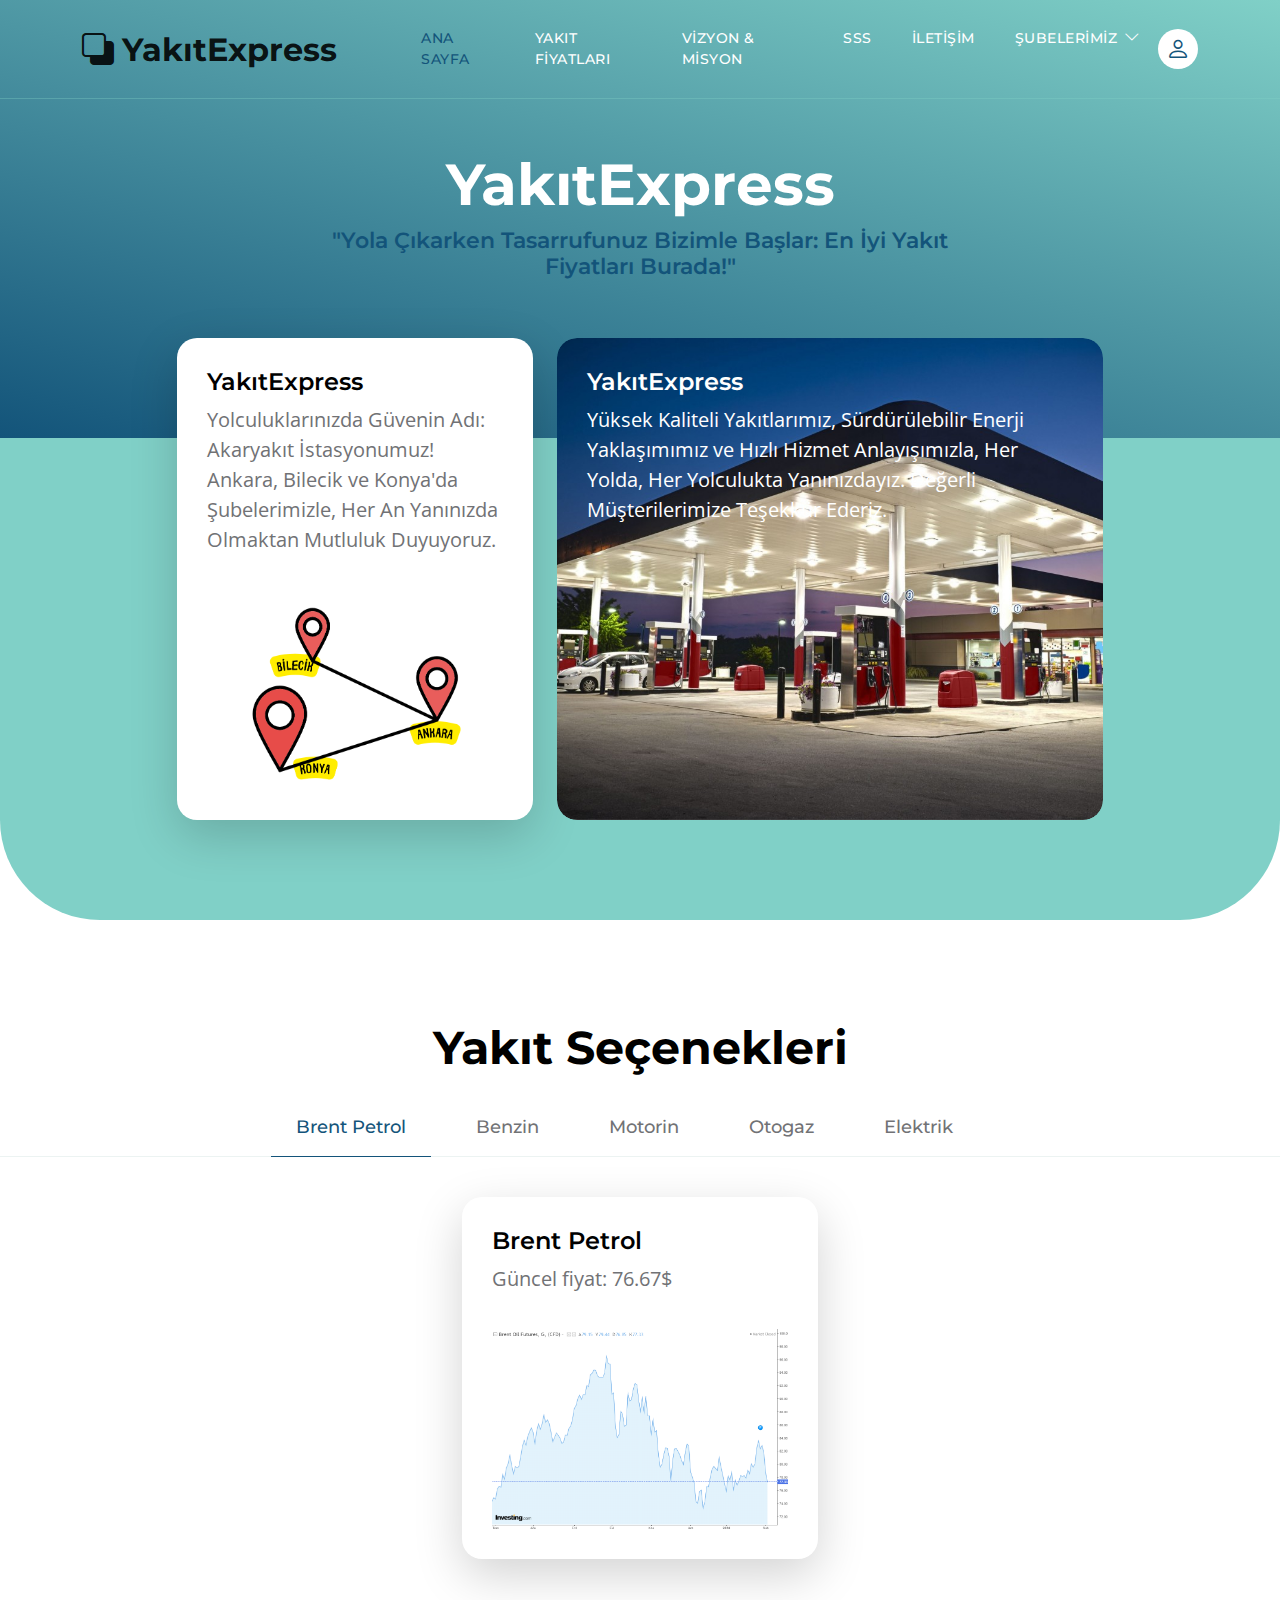
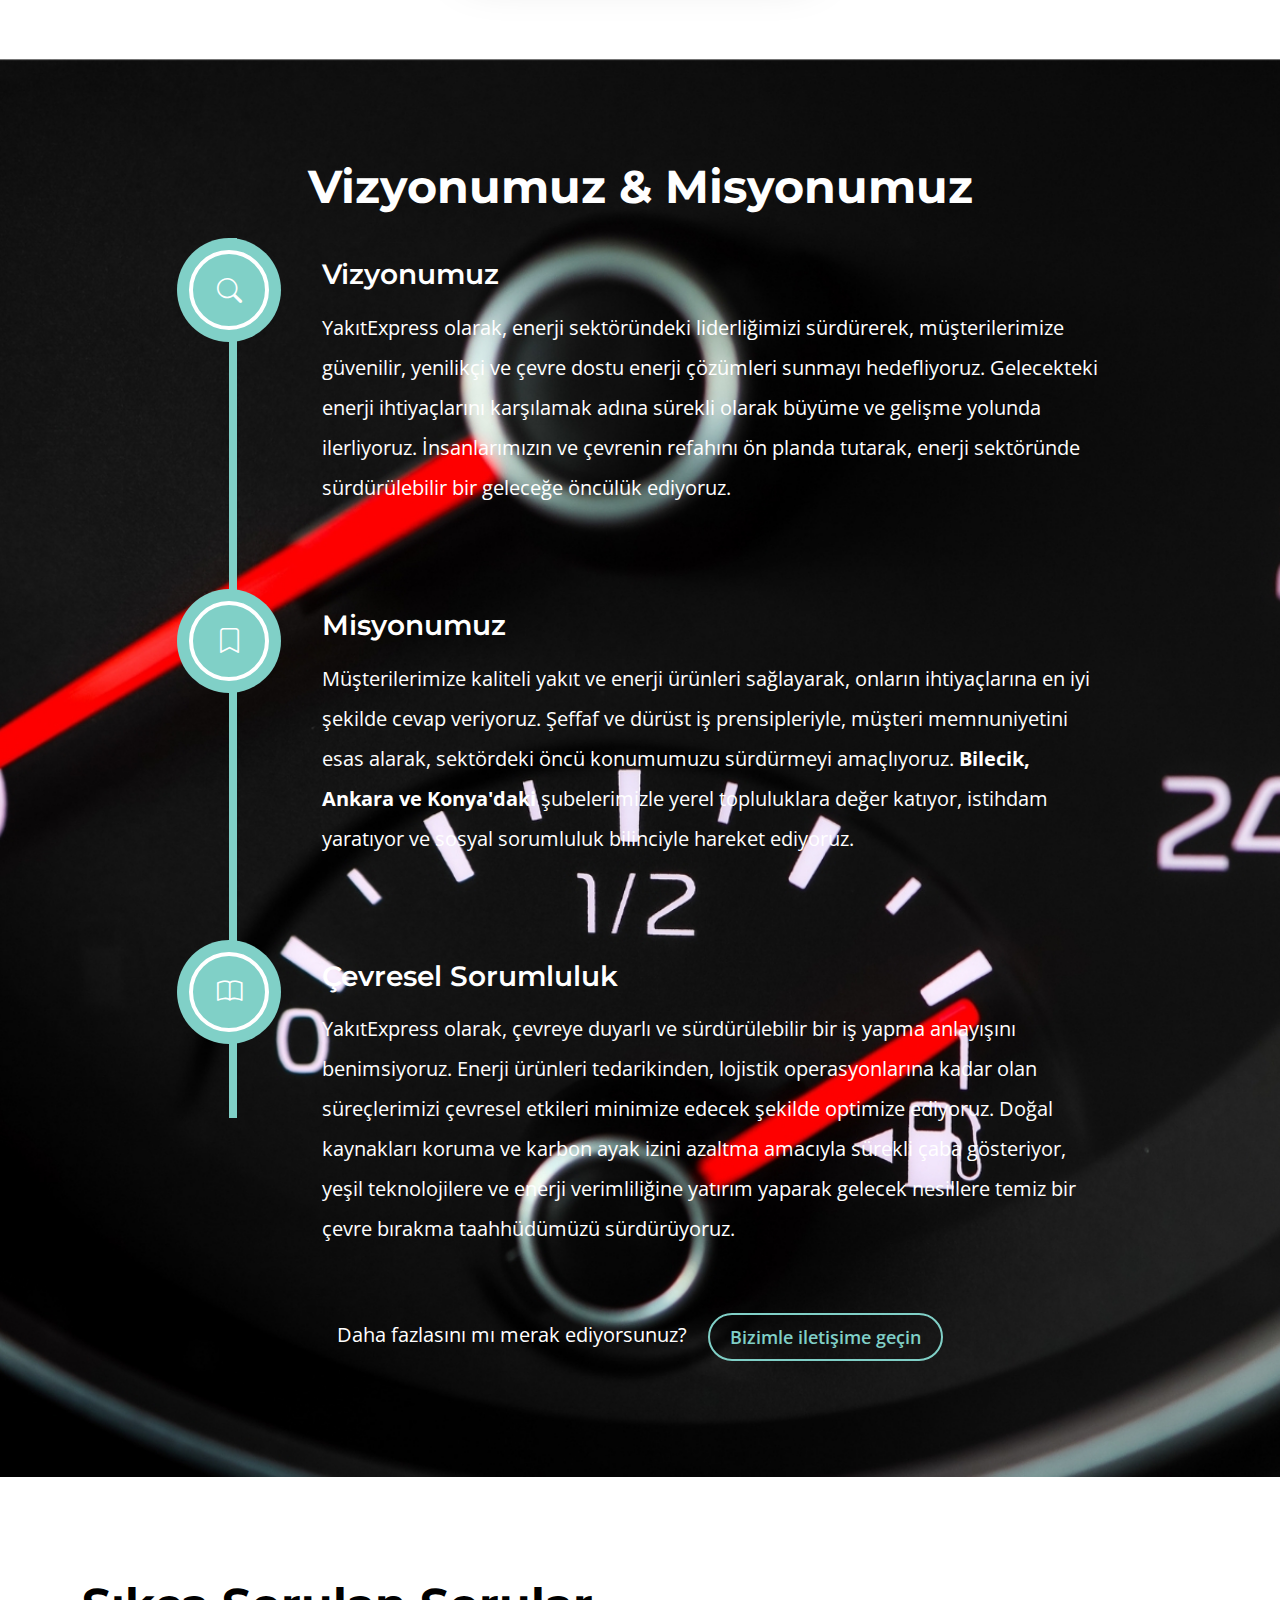
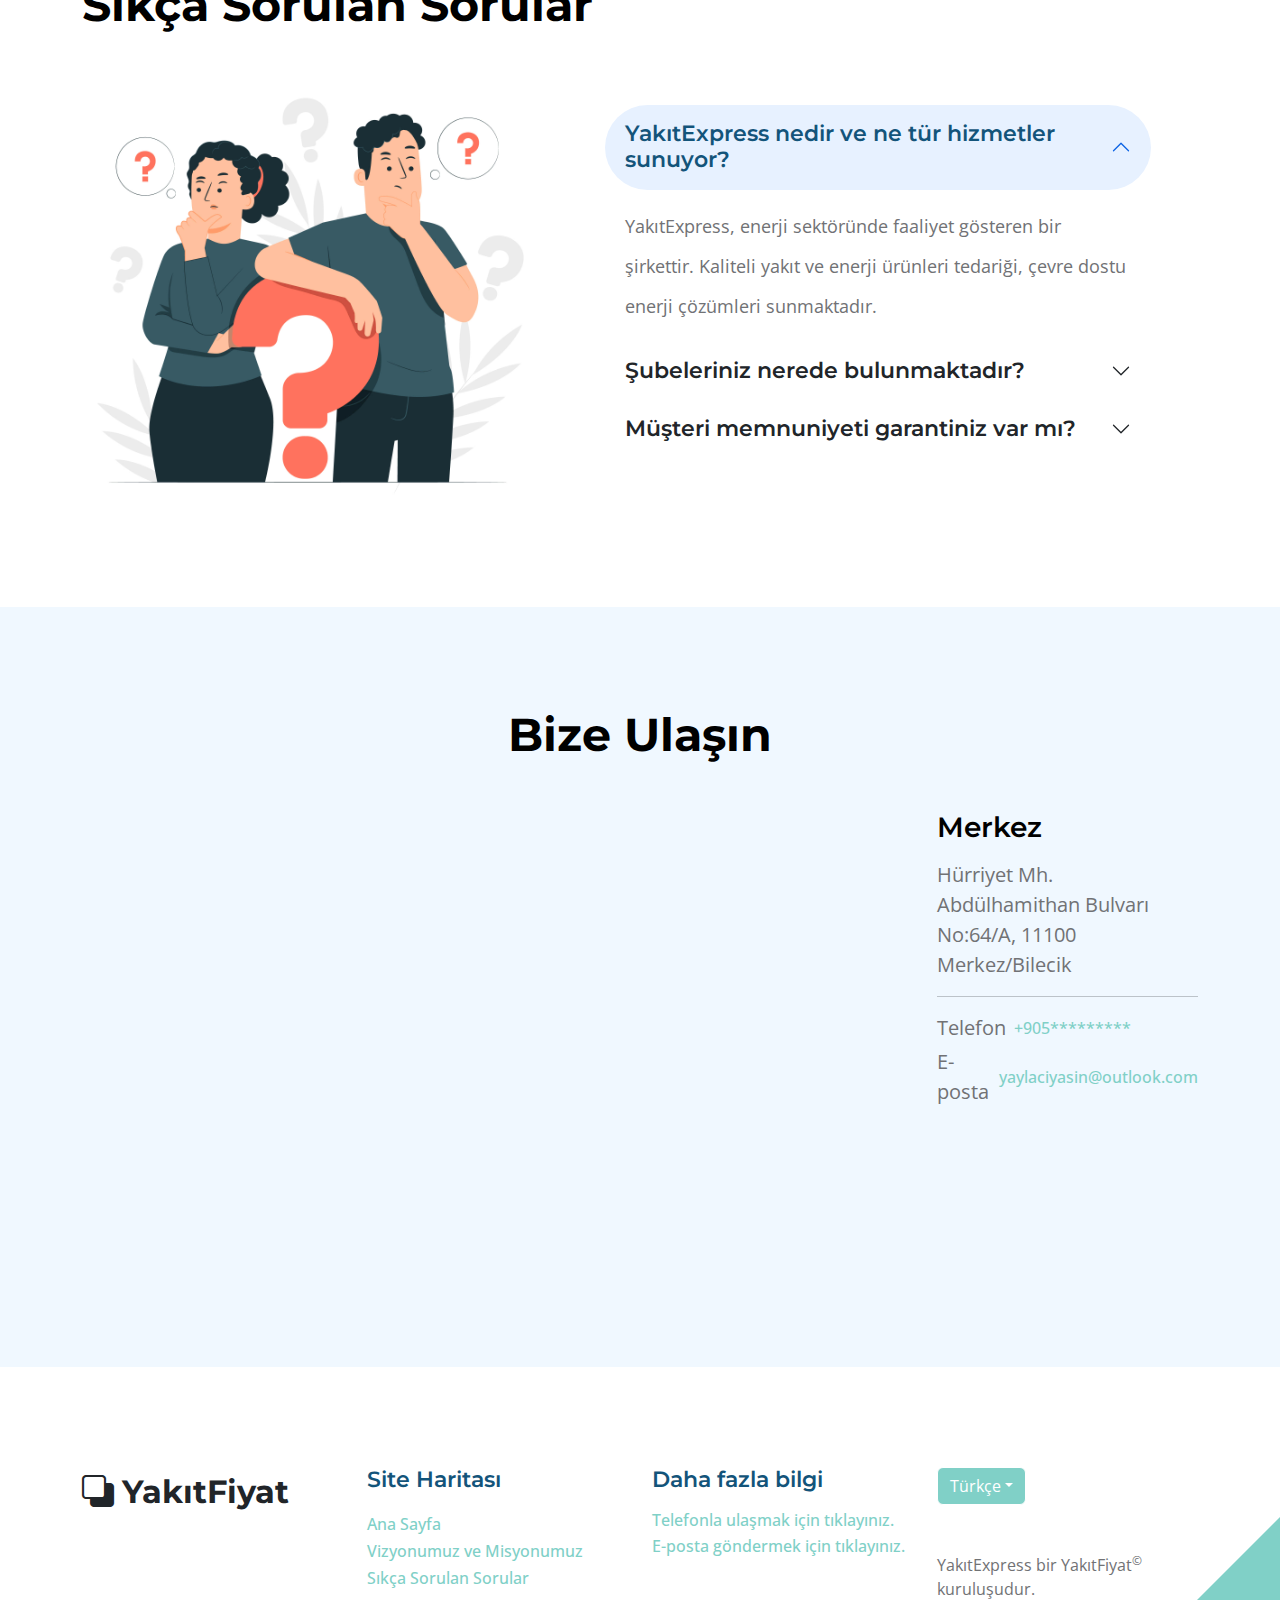
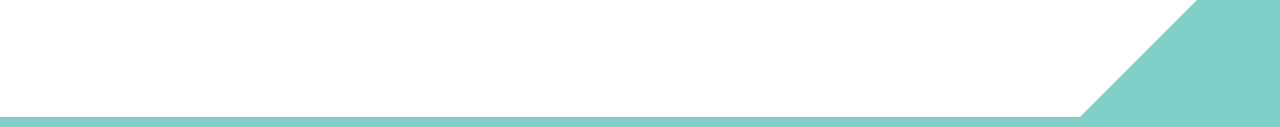
<file: index.html>
<!doctype html>
<html lang="tr">
    <head>
        <meta charset="utf-8">
        <meta name="viewport" content="width=device-width, initial-scale=1">

        <meta name="description" content="">
        <meta name="author" content="">

        <title>YakıtExpress</title>

        <!-- CSS FILES -->        
        <link rel="preconnect" href="https://fonts.googleapis.com">
        
        <link rel="preconnect" href="https://fonts.gstatic.com" crossorigin>

        <link href="https://fonts.googleapis.com/css2?family=Montserrat:wght@500;600;700&family=Open+Sans&display=swap" rel="stylesheet">
                        
        <link href="css/bootstrap.min.css" rel="stylesheet">

        <link href="css/bootstrap-icons.css" rel="stylesheet">

        <link href="css/templatemo-topic-listing.css" rel="stylesheet">      

    </head>
    
    <body id="top">

        <main>

            <nav class="navbar navbar-expand-lg">
                <div class="container">
                    <a class="navbar-brand" href="index.html">
                        <i class="bi-back"></i>
                        <span>YakıtExpress</span>
                    </a>

                    <div class="d-lg-none ms-auto me-4">
                        <a href="#top" class="navbar-icon bi-person smoothscroll"></a>
                    </div>
    
                    <button class="navbar-toggler" type="button" data-bs-toggle="collapse" data-bs-target="#navbarNav" aria-controls="navbarNav" aria-expanded="false" aria-label="Toggle navigation">
                        <span class="navbar-toggler-icon"></span>
                    </button>
    
                    <div class="collapse navbar-collapse" id="navbarNav">
                        <ul class="navbar-nav ms-lg-5 me-lg-auto">
                            <li class="nav-item">
                                <a class="nav-link click-scroll" href="#section_1">ANA SAYFA</a>
                            </li>

                            <li class="nav-item">
                                <a class="nav-link click-scroll" href="#section_2">YAKIT FİYATLARI</a>
                            </li>
    
                            <li class="nav-item">
                                <a class="nav-link click-scroll" href="#section_3">VİZYON & MİSYON</a>
                            </li>

                            <li class="nav-item">
                                <a class="nav-link click-scroll" href="#section_4">SSS</a>
                            </li>
    
                            <li class="nav-item">
                                <a class="nav-link click-scroll" href="#section_5">İLETİŞİM</a>
                            </li>

                            <li class="nav-item dropdown">
                                <a class="nav-link dropdown-toggle" href="#" id="navbarLightDropdownMenuLink" role="button" data-bs-toggle="dropdown" aria-expanded="false">ŞUBELERİMİZ</a>

                                <ul class="dropdown-menu dropdown-menu-light" aria-labelledby="navbarLightDropdownMenuLink">
                                    <li><a class="dropdown-item" href="ankara.html">ANKARA</a></li>

                                    <li><a class="dropdown-item" href="konya.html">KONYA</a></li>
                                    <li><a class="dropdown-item" href="bilecik.html">BİLECİK</a></li>
                                </ul>
                            </li>
                        </ul>

                        <div class="nav-item dropdown">
                            <a href="#" class="navbar-icon bi-person smoothscroll" role="button" data-bs-toggle="dropdown" aria-expanded="false"></a>
                            <ul class="dropdown-menu dropdown-menu-light" aria-labelledby="navbarLightDropdownMenuLink">
                                    <li><a class="dropdown-item" href="login.html">Giriş Yap</a></li>

                                    <li><a class="dropdown-item" href="signup.html">Üye Ol</a></li>
                                    
                                </ul>
                            </li>
                        </ul>
                        </div>
                    </div>
                </div>
            </nav>
            

            <section class="hero-section d-flex justify-content-center align-items-center" id="section_1">
                <div class="container">
                    <div class="row">

                        <div class="col-lg-8 col-12 mx-auto">
                            <h1 class="text-white text-center">YakıtExpress</h1>

                            <h6 class="text-center">"Yola Çıkarken Tasarrufunuz Bizimle Başlar: En İyi Yakıt Fiyatları Burada!" </h6>

                            
                        </div>

                    </div>
                </div>
            </section>


            <section class="featured-section">
                <div class="container">
                    <div class="row justify-content-center">

                        <div class="col-lg-4 col-12 mb-4 mb-lg-0">
                            <div class="custom-block bg-white shadow-lg">
                                <a href="topics-detail.html">
                                    <div class="d-flex">
                                        <div>
                                            <h5 class="mb-2">YakıtExpress</h5>

                                            <p class="mb-0">Yolculuklarınızda Güvenin Adı: Akaryakıt İstasyonumuz! Ankara, Bilecik ve Konya'da Şubelerimizle, Her An Yanınızda Olmaktan Mutluluk Duyuyoruz.</p>
                                        </div>

                                    </div>

                                    <img src="images/topics/undraw_Remote_design_team_re_urdx.png" class="custom-block-image img-fluid" alt="">
                                </a>
                            </div>
                        </div>

                        <div class="col-lg-6 col-12">
                            <div class="custom-block custom-block-overlay">
                                <div class="d-flex flex-column h-100">
                                    <img src="akaryakit-istasyon-scaled-1SpY.jpg" class="custom-block-image img-fluid" alt="">

                                    <div class="custom-block-overlay-text d-flex">
                                        <div>
                                            <h5 class="text-white mb-2">YakıtExpress</h5>

                                            <p class="text-white"> Yüksek Kaliteli Yakıtlarımız, Sürdürülebilir Enerji Yaklaşımımız ve Hızlı Hizmet Anlayışımızla, Her Yolda, Her Yolculukta Yanınızdayız. Değerli Müşterilerimize Teşekkür Ederiz.</p>
                                        </div>

                                    </div>

                                    

                                    <div class="section-overlay"></div>
                                </div>
                            </div>
                        </div>

                    </div>
                </div>
            </section>


            <section class="explore-section section-padding" id="section_2">
                <div class="container">
                    <div class="row">

                        <div class="col-12 text-center">
                            <h2 class="mb-4"> Yakıt Seçenekleri</h1>
                        </div>

                    </div>
                </div>

                <div class="container-fluid">
                    <div class="row">
                        <ul class="nav nav-tabs" id="myTab" role="tablist">
                            <li class="nav-item" role="presentation">
                                <button class="nav-link active" id="design-tab" data-bs-toggle="tab" data-bs-target="#design-tab-pane" type="button" role="tab" aria-controls="design-tab-pane" aria-selected="true">Brent Petrol</button>
                            </li>

                            <li class="nav-item" role="presentation">
                                <button class="nav-link" id="marketing-tab" data-bs-toggle="tab" data-bs-target="#marketing-tab-pane" type="button" role="tab" aria-controls="marketing-tab-pane" aria-selected="false">Benzin</button>
                            </li>

                            <li class="nav-item" role="presentation">
                                <button class="nav-link" id="finance-tab" data-bs-toggle="tab" data-bs-target="#finance-tab-pane" type="button" role="tab" aria-controls="finance-tab-pane" aria-selected="false">Motorin</button>
                            </li>

                            <li class="nav-item" role="presentation">
                                <button class="nav-link" id="music-tab" data-bs-toggle="tab" data-bs-target="#music-tab-pane" type="button" role="tab" aria-controls="music-tab-pane" aria-selected="false">Otogaz</button>
                            </li>

                            <li class="nav-item" role="presentation">
                                <button class="nav-link" id="education-tab" data-bs-toggle="tab" data-bs-target="#education-tab-pane" type="button" role="tab" aria-controls="education-tab-pane" aria-selected="false">Elektrik</button>
                            </li>
                        </ul>
                    </div>
                </div>

                <div class="container">
                    <div class="row">

                        <div class="col-12">
                            <div class="tab-content" id="myTabContent">
                                <div class="tab-pane fade show active" id="design-tab-pane" role="tabpanel" aria-labelledby="design-tab" tabindex="0">
                                    <div class="row">
                                       
                                        <div class="col-lg-4 col-md-6 col-12 mb-4 mb-lg-0">
                                            
                                        </div>

                                        <div class="col-lg-4 col-md-6 col-12">
                                            <div class="custom-block bg-white shadow-lg">
                                                <a href="https://tr.investing.com/commodities/brent-oil">
                                                    <div class="d-flex">
                                                        <div>
                                                            <h5 class="mb-2">Brent Petrol</h5>

                                                                <p class="mb-0" id="brent"></p>
                                                        </div>

                                                       
                                                    </div>

                                                    <img src="images/topics/Ekran görüntüsü 2024-02-04 231135.png" class="custom-block-image img-fluid" alt="">
                                                </a>
                                            </div>
                                        </div>
                                    </div>
                                </div>

                                <div class="tab-pane fade" id="marketing-tab-pane" role="tabpanel" aria-labelledby="marketing-tab" tabindex="0">
                                    <div class="row">
                                        <div class="col-lg-4 col-md-6 col-12 mb-4 mb-lg-3">
                                                <div class="custom-block bg-white shadow-lg">
                                                    <a href="topics-detail.html">
                                                        <div class="d-flex">
                                                            <div>
                                                                <h5 class="mb-2">KONYA</h5>

                                                                <p class="mb-0" id="konyaBenzin"></p>
                                                            </div>

                                                            <span class="badge bg-advertising rounded-pill ms-auto">42</span>
                                                        </div>

                                                        <img src="images/topics/benzin.png" class="custom-block-image img-fluid" alt="">
                                                    </a>
                                                </div>
                                            </div>

                                            <div class="col-lg-4 col-md-6 col-12 mb-4 mb-lg-3">
                                                <div class="custom-block bg-white shadow-lg">
                                                    <a href="topics-detail.html">
                                                        <div class="d-flex">
                                                            <div>
                                                                <h5 class="mb-2">ANKARA</h5>

                                                                <p class="mb-0" id="ankaraBenzin"></p>
                                                            </div>

                                                            <span class="badge bg-advertising rounded-pill ms-auto">06</span>
                                                        </div>

                                                        <img src="images/topics/benzin.png" class="custom-block-image img-fluid" alt="">
                                                    </a>
                                                </div>
                                            </div>

                                            <div class="col-lg-4 col-md-6 col-12">
                                                <div class="custom-block bg-white shadow-lg">
                                                    <a href="topics-detail.html">
                                                        <div class="d-flex">
                                                            <div>
                                                                <h5 class="mb-2">BİLECİK</h5>

                                                                <p class="mb-0" id="bilecikBenzin"></p>
                                                            </div>

                                                            <span class="badge bg-advertising rounded-pill ms-auto">11</span>
                                                        </div>

                                                        <img src="images/topics/benzin.png" class="custom-block-image img-fluid" alt="">
                                                    </a>
                                                </div>
                                            </div>
                                        </div>
                                  </div>

                                <div class="tab-pane fade" id="finance-tab-pane" role="tabpanel" aria-labelledby="finance-tab" tabindex="0">   <div class="row">
                                   
                                        <div class="row">
                                            <div class="col-lg-4 col-md-6 col-12 mb-4 mb-lg-3">
                                                    <div class="custom-block bg-white shadow-lg">
                                                        <a href="topics-detail.html">
                                                            <div class="d-flex">
                                                                <div>
                                                                    <h5 class="mb-2">KONYA</h5>
    
                                                                    <p class="mb-0" id="konyaMotorin"></p>
                                                                </div>
    
                                                                <span class="badge bg-advertising rounded-pill ms-auto">42</span>
                                                            </div>
    
                                                            <img src="images/topics/motorin.png" class="custom-block-image img-fluid" alt="">
                                                        </a>
                                                    </div>
                                                </div>
    
                                                <div class="col-lg-4 col-md-6 col-12 mb-4 mb-lg-3">
                                                    <div class="custom-block bg-white shadow-lg">
                                                        <a href="topics-detail.html">
                                                            <div class="d-flex">
                                                                <div>
                                                                    <h5 class="mb-2">ANKARA</h5>
    
                                                                    <p class="mb-0" id="ankaraMotorin"></p>
                                                                </div>
    
                                                                <span class="badge bg-advertising rounded-pill ms-auto">06</span>
                                                            </div>
    
                                                            <img src="images/topics/motorin.png" class="custom-block-image img-fluid" alt="">
                                                        </a>
                                                    </div>
                                                </div>
    
                                                <div class="col-lg-4 col-md-6 col-12">
                                                    <div class="custom-block bg-white shadow-lg">
                                                        <a href="topics-detail.html">
                                                            <div class="d-flex">
                                                                <div>
                                                                    <h5 class="mb-2">BİLECİK</h5>
    
                                                                    <p class="mb-0" id="bilecikMotorin"></p>
                                                                </div>
    
                                                                <span class="badge bg-advertising rounded-pill ms-auto">11</span>
                                                            </div>
    
                                                            <img src="images/topics/motorin.png" class="custom-block-image img-fluid" alt="">
                                                        </a>
                                                    </div>
                                                </div>
                                            </div>
                                      </div>
    
                                </div>

                                <div class="tab-pane fade" id="music-tab-pane" role="tabpanel" aria-labelledby="music-tab" tabindex="0">
                                    <div class="row">
                                        <div class="col-lg-4 col-md-6 col-12 mb-4 mb-lg-3">
                                            <div class="custom-block bg-white shadow-lg">
                                                <a href="topics-detail.html">
                                                    <div class="d-flex">
                                                        <div>
                                                            <h5 class="mb-2">KONYA</h5>

                                                            <p class="mb-0" id="konyaLpg"></p>
                                                        </div>

                                                        <span class="badge bg-music rounded-pill ms-auto">42</span>
                                                    </div>

                                                    <img src="images/topics/lpg.png" class="custom-block-image img-fluid" alt="">
                                                </a>
                                            </div>
                                        </div>

                                        <div class="col-lg-4 col-md-6 col-12 mb-4 mb-lg-3">
                                            <div class="custom-block bg-white shadow-lg">
                                                <a href="topics-detail.html">
                                                    <div class="d-flex">
                                                        <div>
                                                            <h5 class="mb-2">ANKARA</h5>

                                                            <p class="mb-0" id="ankaraLpg"></p>
                                                        </div>

                                                        <span class="badge bg-music rounded-pill ms-auto">06</span>
                                                    </div>

                                                    <img src="images/topics/lpg.png" class="custom-block-image img-fluid" alt="">
                                                </a>
                                            </div>
                                        </div>

                                        <div class="col-lg-4 col-md-6 col-12">
                                            <div class="custom-block bg-white shadow-lg">
                                                <a href="topics-detail.html">
                                                    <div class="d-flex">
                                                        <div>
                                                            <h5 class="mb-2">BİLECİK</h5>

                                                            <p class="mb-0" id="bilecikLpg"></p>
                                                        </div>

                                                        <span class="badge bg-music rounded-pill ms-auto">11</span>
                                                    </div>

                                                    <img src="images/topics/lpg.png" class="custom-block-image img-fluid" alt="">
                                                </a>
                                            </div>
                                        </div>
                                    </div>
                                </div>

                                <div class="tab-pane fade" id="education-tab-pane" role="tabpanel" aria-labelledby="education-tab" tabindex="0">
                                   
                                        <div class="row">
                                            <div class="col-lg-4 col-md-6 col-12 mb-4 mb-lg-3">
                                                    <div class="custom-block bg-white shadow-lg">
                                                        <a href="topics-detail.html">
                                                            <div class="d-flex">
                                                                <div>
                                                                    <h5 class="mb-2">KONYA</h5>
    
                                                                    <p class="mb-0">Çok yakında...</p>
                                                                </div>
    
                                                                <span class="badge bg-advertising rounded-pill ms-auto">42</span>
                                                            </div>
    
                                                            <img src="images/topics/elektrik.png" class="custom-block-image img-fluid" alt="">
                                                        </a>
                                                    </div>
                                                </div>
    
                                                <div class="col-lg-4 col-md-6 col-12 mb-4 mb-lg-3">
                                                    <div class="custom-block bg-white shadow-lg">
                                                        <a href="topics-detail.html">
                                                            <div class="d-flex">
                                                                <div>
                                                                    <h5 class="mb-2">ANKARA</h5>
    
                                                                    <p class="mb-0">Çok yakında...</p>
                                                                </div>
    
                                                                <span class="badge bg-advertising rounded-pill ms-auto">06</span>
                                                            </div>
    
                                                            <img src="images/topics/elektrik.png" class="custom-block-image img-fluid" alt="">
                                                        </a>
                                                    </div>
                                                </div>
    
                                                <div class="col-lg-4 col-md-6 col-12">
                                                    <div class="custom-block bg-white shadow-lg">
                                                        <a href="topics-detail.html">
                                                            <div class="d-flex">
                                                                <div>
                                                                    <h5 class="mb-2">BİLECİK</h5>
    
                                                                    <p class="mb-0">Çok yakında...</p>
                                                                </div>
    
                                                                <span class="badge bg-advertising rounded-pill ms-auto">11</span>
                                                            </div>
    
                                                            <img src="images/topics/elektrik.png" class="custom-block-image img-fluid" alt="">
                                                        </a>
                                                    </div>
                                                </div>
                                            </div>
                                      </div>
    
                                </div>
                            </div>

                    </div>
                </div>
            </section>


            <section class="timeline-section section-padding" id="section_3">
                <div class="section-overlay"></div>

                <div class="container">
                    <div class="row">

                        <div class="col-12 text-center">
                            <h2 class="text-white mb-4">Vizyonumuz & Misyonumuz</h1>
                        </div>

                        <div class="col-lg-10 col-12 mx-auto">
                            <div class="timeline-container">
                                <ul class="vertical-scrollable-timeline" id="vertical-scrollable-timeline">
                                    <div class="list-progress">
                                        <div class="inner"></div>
                                    </div>

                                    <li>
                                        <h4 class="text-white mb-3">Vizyonumuz</h4>

                                        <p class="text-white">YakıtExpress olarak, enerji sektöründeki liderliğimizi sürdürerek, müşterilerimize güvenilir, yenilikçi ve çevre dostu enerji çözümleri sunmayı hedefliyoruz. Gelecekteki enerji ihtiyaçlarını karşılamak adına sürekli olarak büyüme ve gelişme yolunda ilerliyoruz. İnsanlarımızın ve çevrenin refahını ön planda tutarak, enerji sektöründe sürdürülebilir bir geleceğe öncülük ediyoruz.</p>

                                        <div class="icon-holder">
                                          <i class="bi-search"></i>
                                        </div>
                                    </li>
                                    
                                    <li>
                                        <h4 class="text-white mb-3">Misyonumuz
                                        </h4>

                                        <p class="text-white">Müşterilerimize kaliteli yakıt ve enerji ürünleri sağlayarak, onların ihtiyaçlarına en iyi şekilde cevap veriyoruz. Şeffaf ve dürüst iş prensipleriyle, müşteri memnuniyetini esas alarak, sektördeki öncü konumumuzu sürdürmeyi amaçlıyoruz. <b>Bilecik, Ankara ve Konya'daki</b> şubelerimizle yerel topluluklara değer katıyor, istihdam yaratıyor ve sosyal sorumluluk bilinciyle hareket ediyoruz.</p>

                                        <div class="icon-holder">
                                          <i class="bi-bookmark"></i>
                                        </div>
                                    </li>

                                    <li>
                                        <h4 class="text-white mb-3">Çevresel Sorumluluk</h4>

                                        <p class="text-white">YakıtExpress olarak, çevreye duyarlı ve sürdürülebilir bir iş yapma anlayışını benimsiyoruz. Enerji ürünleri tedarikinden, lojistik operasyonlarına kadar olan süreçlerimizi çevresel etkileri minimize edecek şekilde optimize ediyoruz. Doğal kaynakları koruma ve karbon ayak izini azaltma amacıyla sürekli çaba gösteriyor, yeşil teknolojilere ve enerji verimliliğine yatırım yaparak gelecek nesillere temiz bir çevre bırakma taahhüdümüzü sürdürüyoruz.</p>

                                        <div class="icon-holder">
                                          <i class="bi-book"></i>
                                        </div>
                                    </li>
                                </ul>
                            </div>
                        </div>

                        <div class="col-12 text-center mt-5">
                            <p class="text-white">
                                Daha fazlasını mı merak ediyorsunuz?
                                <a href="#section_5" class="btn custom-btn custom-border-btn ms-3">Bizimle iletişime geçin</a>
                            </p>
                        </div>
                    </div>
                </div>
            </section>


            <section class="faq-section section-padding" id="section_4">
                <div class="container">
                    <div class="row">

                        <div class="col-lg-6 col-12">
                            <h2 class="mb-4">Sıkça Sorulan Sorular</h2>
                        </div>

                        <div class="clearfix"></div>

                        <div class="col-lg-5 col-12">
                            <img src="images/faq_graphic.jpg" class="img-fluid" alt="FAQs">
                        </div>

                        <div class="col-lg-6 col-12 m-auto">
                            <div class="accordion" id="accordionExample">
                                <div class="accordion-item">
                                    <h2 class="accordion-header" id="headingOne">
                                        <button class="accordion-button" type="button" data-bs-toggle="collapse" data-bs-target="#collapseOne" aria-expanded="true" aria-controls="collapseOne">
                                            YakıtExpress nedir ve ne tür hizmetler sunuyor?
                                        </button>
                                    </h2>

                                    <div id="collapseOne" class="accordion-collapse collapse show" aria-labelledby="headingOne" data-bs-parent="#accordionExample">
                                        <div class="accordion-body">
                                            YakıtExpress, enerji sektöründe faaliyet gösteren bir şirkettir. Kaliteli yakıt ve enerji ürünleri tedariği, çevre dostu enerji çözümleri sunmaktadır.
                                        </div>
                                    </div>
                                </div>

                                <div class="accordion-item">
                                    <h2 class="accordion-header" id="headingTwo">
                                        <button class="accordion-button collapsed" type="button" data-bs-toggle="collapse" data-bs-target="#collapseTwo" aria-expanded="false" aria-controls="collapseTwo">
                                        Şubeleriniz nerede bulunmaktadır?
                                    </button>
                                    </h2>

                                    <div id="collapseTwo" class="accordion-collapse collapse" aria-labelledby="headingTwo" data-bs-parent="#accordionExample">
                                        <div class="accordion-body">
                                            Şu anda şubelerimiz  <strong>Bilecik, Ankara</strong> ve <strong>Konya</strong>'da bulunmaktadır. Detaylı adres bilgileri için <b>"Şubelerimiz"</b> sayfamızı ziyaret edebilirsiniz.
                                        </div>
                                    </div>
                                </div>

                                <div class="accordion-item">
                                    <h2 class="accordion-header" id="headingThree">
                                        <button class="accordion-button collapsed" type="button" data-bs-toggle="collapse" data-bs-target="#collapseThree" aria-expanded="false" aria-controls="collapseThree">
                                            Müşteri memnuniyeti garantiniz var mı?


                                    </button>
                                    </h2>

                                    <div id="collapseThree" class="accordion-collapse collapse" aria-labelledby="headingThree" data-bs-parent="#accordionExample">
                                        <div class="accordion-body">
                                            Evet, müşteri memnuniyeti bizim için önemlidir. Herhangi bir sorunuz veya şikayetiniz olduğunda müşteri hizmetlerimizle iletişime geçebilir ve sorununuzu çözmek için destek alabilirsiniz.

                                        </div>
                                    </div>
                                </div>
                            </div>
                        </div>

                    </div>
                </div>
            </section>


            <section class="contact-section section-padding section-bg" id="section_5">
                <div class="container">
                    <div class="row">

                        <div class="col-lg-12 col-12 text-center">
                            <h2 class="mb-5">Bize Ulaşın</h2>
                        </div>

                        <div class="col-lg-5 col-12 mb-4 mb-lg-0">
                            <iframe src="https://www.google.com/maps/embed?pb=!1m14!1m8!1m3!1d6098.2381279334195!2d29.9775299!3d40.1619027!3m2!1i1024!2i768!4f13.1!3m3!1m2!1s0x14cb85547510e54d%3A0x7b3c3bd8c1c58260!2sAytemiz!5e0!3m2!1str!2str!4v1707046011230!5m2!1str!2str" width="900" height="450" style="border:0;" allowfullscreen="" loading="lazy" referrerpolicy="no-referrer-when-downgrade" width="100%" height="250" style="border:0;" allowfullscreen="" loading="lazy" referrerpolicy="no-referrer-when-downgrade"></iframe>
                        </div>

                        <div class="col-lg-3 col-md-6 col-12 mb-3 mb-lg- mb-md-0 ms-auto">
                            <h4 class="mb-3">Merkez</h4>

                            <p>Hürriyet Mh. Abdülhamithan Bulvarı No:64/A, 11100 Merkez/Bilecik</p>

                            <hr>

                            <p class="d-flex align-items-center mb-1">
                                <span class="me-2">Telefon</span>

                                <a href="tel: +905*********" class="site-footer-link">
                                    +905*********
                                </a>
                            </p>

                            <p class="d-flex align-items-center">
                                <span class="me-2">E-posta</span>

                                <a href="mailto:yaylaciyasin@outlook.com" class="site-footer-link">
                                    yaylaciyasin@outlook.com
                                </a>
                            </p>
                        </div>

                        
            </section>
        </main>

<footer class="site-footer section-padding">
            <div class="container">
                <div class="row">

                    <div class="col-lg-3 col-12 mb-4 pb-2">
                        <a class="navbar-brand mb-2" href="index.html">
                            <i class="bi-back"></i>
                            <span>YakıtFiyat</span>
                        </a>
                    </div>

                    <div class="col-lg-3 col-md-4 col-6">
                        <h6 class="site-footer-title mb-3">Site Haritası</h6>

                        <ul class="site-footer-links">
                            <li class="site-footer-link-item">
                                <a href="#" class="site-footer-link">Ana Sayfa</a>
                            </li>

                            <li class="site-footer-link-item">
                                <a href="#section_3" class="site-footer-link">Vizyonumuz ve Misyonumuz</a>
                            </li>

                            <li class="site-footer-link-item">
                                <a href="#section_4" class="site-footer-link">Sıkça Sorulan Sorular</a>
                            </li>

                            
                        </ul>
                    </div>

                    <div class="col-lg-3 col-md-4 col-6 mb-4 mb-lg-0">
                        <h6 class="site-footer-title mb-3">Daha fazla bilgi</h6>

                        <p class="text-white d-flex mb-1">
                            <a href="tel: +905*********" class="site-footer-link">
                                Telefonla ulaşmak için tıklayınız.
                            </a>
                        </p>

                        <p class="text-white d-flex">
                            <a href="mailto:yaylaciyasin@outlook.com" class="site-footer-link">
                                E-posta göndermek için tıklayınız.
                            </a>
                        </p>
                    </div>

                    <div class="col-lg-3 col-md-4 col-12 mt-4 mt-lg-0 ms-auto">
                        <div class="dropdown">
                            <button class="btn btn-secondary dropdown-toggle" type="button" data-bs-toggle="dropdown" aria-expanded="false">
                            Türkçe</button>

                            <ul class="dropdown-menu">
                                <li><button class="dropdown-item" type="button">English</button></li>

                            </ul>
                        </div>

                        <p class="copyright-text mt-lg-5 mt-4">YakıtExpress bir YakıtFiyat<sup>©</sup> kuruluşudur.
                        
                        
                    </div>

                </div>
            </div>
        </footer>


        
        <!-- JAVASCRIPT FILES -->
        <script src="js/jquery.min.js"></script>
        <script src="js/bootstrap.bundle.min.js"></script>
        <script src="js/jquery.sticky.js"></script>
        <script src="js/click-scroll.js"></script>
        <script src="js/custom.js"></script>
        <script src="js/api.js"></script>
        <script src="js/fiyat.js"></script>

    </body>
</html>
</file>
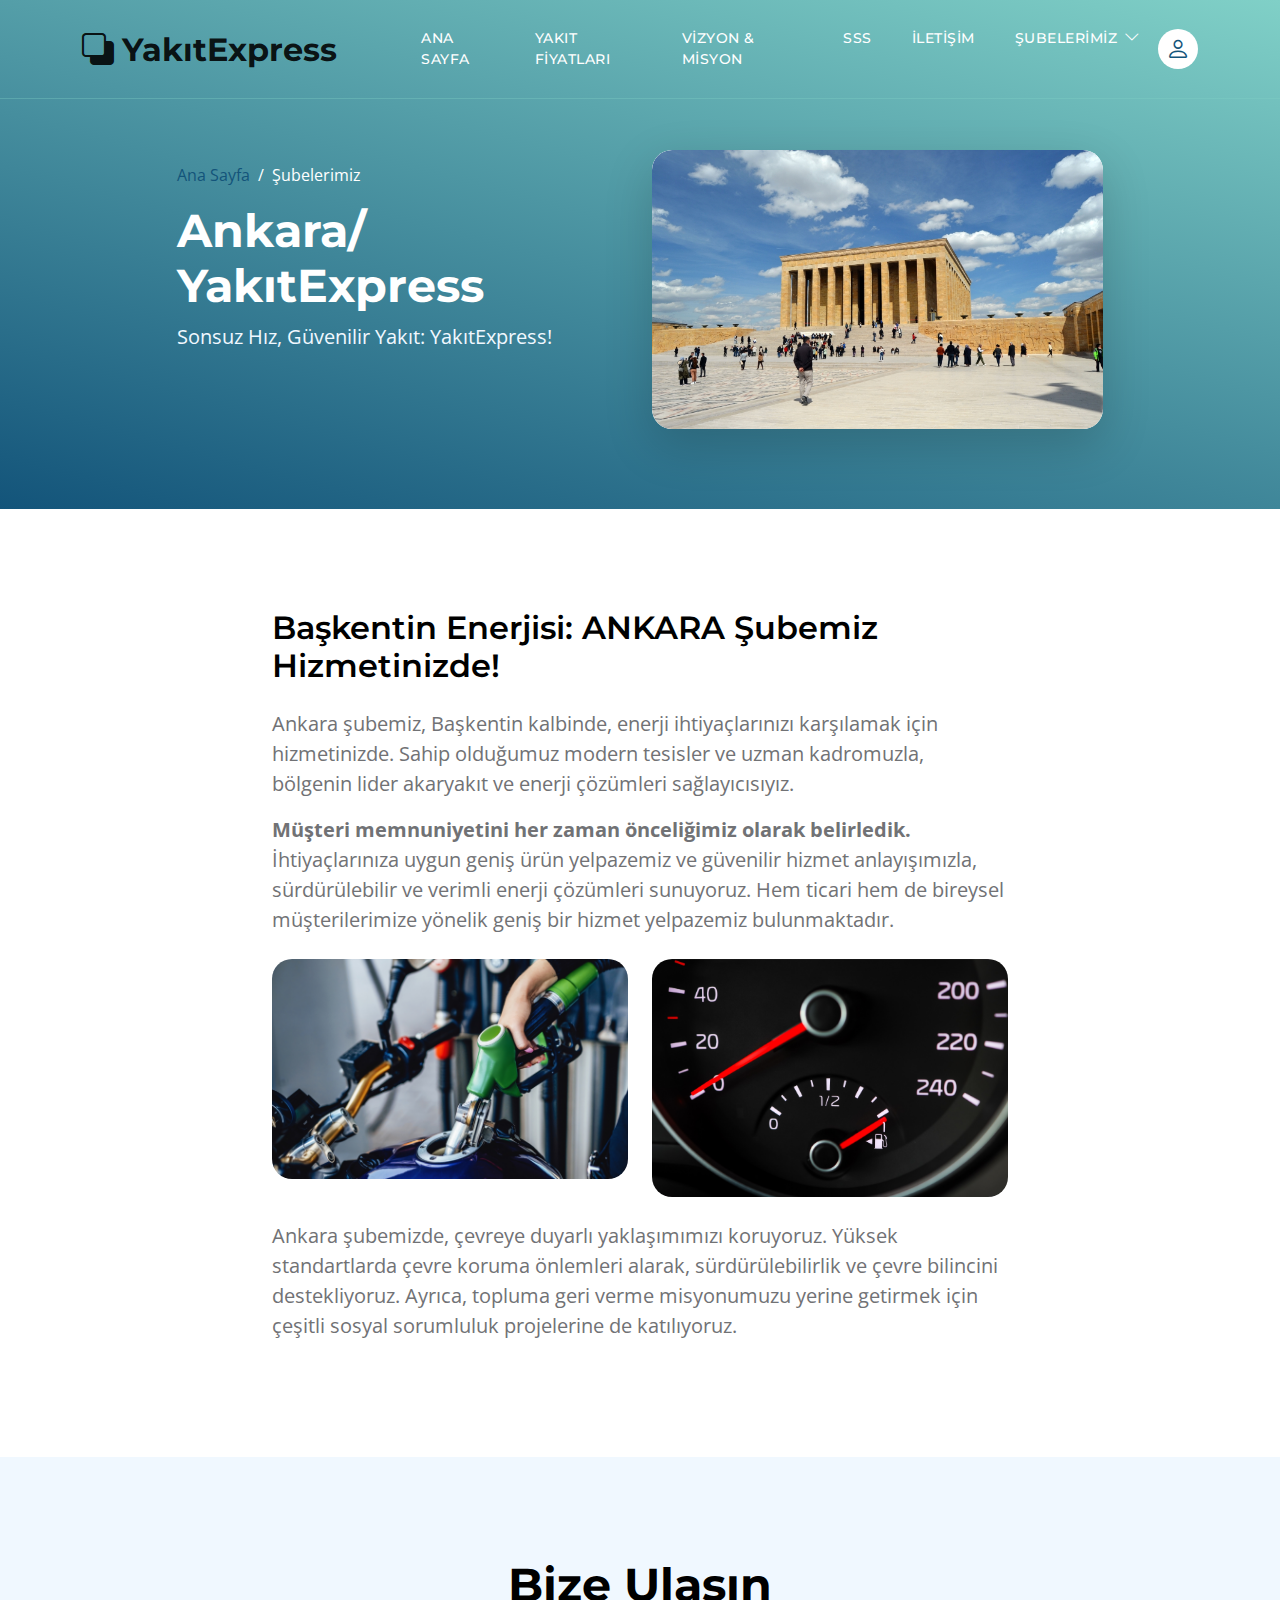
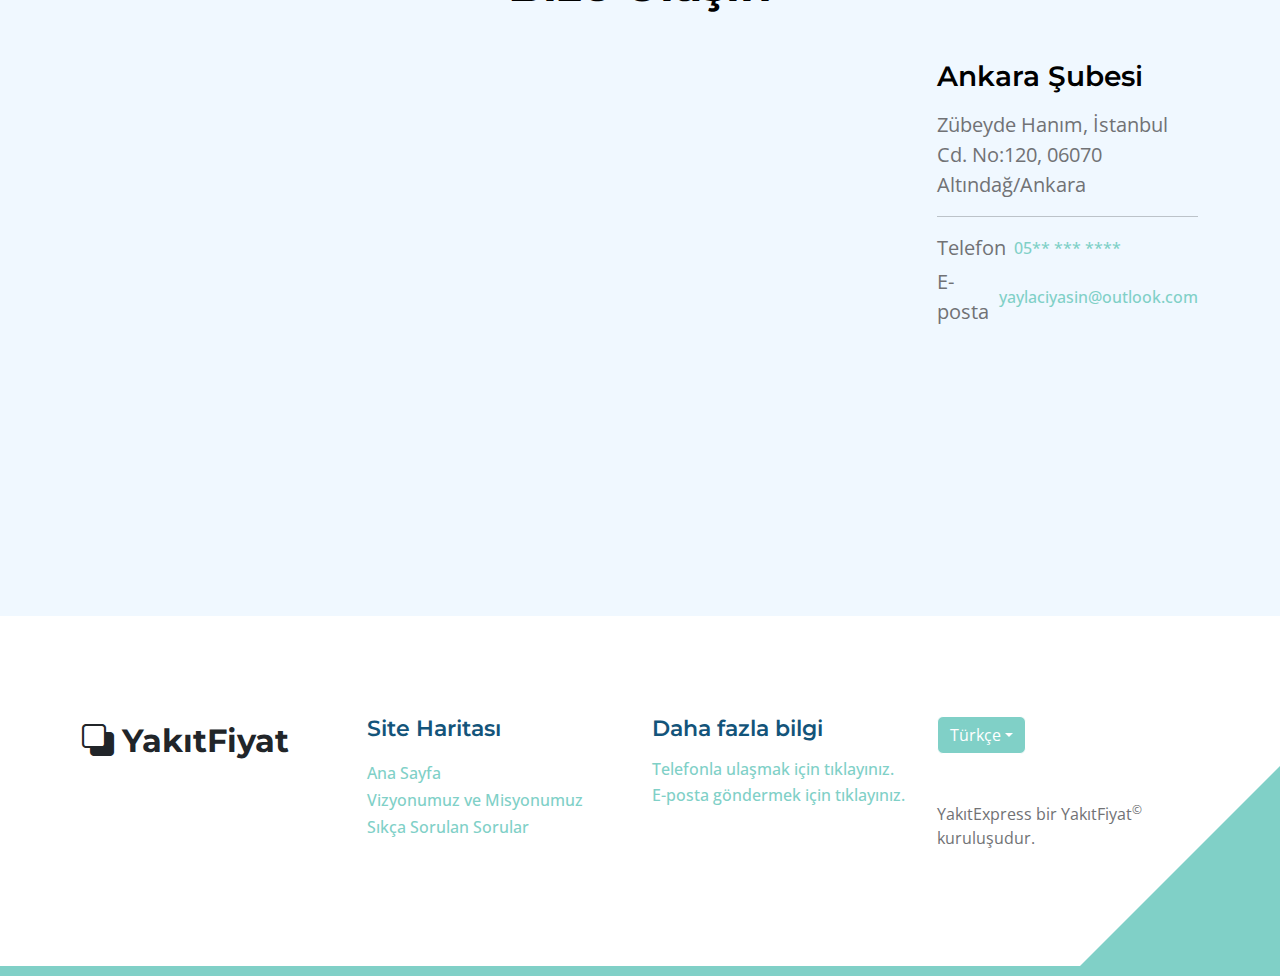
<file: ankara.html>
<!doctype html>
<html lang="tr">
    <head>
        <meta charset="utf-8">
        <meta name="viewport" content="width=device-width, initial-scale=1">

        <meta name="description" content="">
        <meta name="author" content="">

        <title>YakıtExpress - Ankara</title>

        <!-- CSS FILES -->        
        <link rel="preconnect" href="https://fonts.googleapis.com">
        
        <link rel="preconnect" href="https://fonts.gstatic.com" crossorigin>

        <link href="https://fonts.googleapis.com/css2?family=Montserrat:wght@500;600;700&family=Open+Sans&display=swap" rel="stylesheet">
                        
        <link href="css/bootstrap.min.css" rel="stylesheet">

        <link href="css/bootstrap-icons.css" rel="stylesheet">

        <link href="css/templatemo-topic-listing.css" rel="stylesheet">
    </head>
    
    <body id="top">

        <main>

            <nav class="navbar navbar-expand-lg">
                <div class="container">
                    <a class="navbar-brand" href="index.html">
                        <i class="bi-back"></i>
                        <span>YakıtExpress</span>
                    </a>

                    <div class="d-lg-none ms-auto me-4">
                        <a href="#top" class="navbar-icon bi-person smoothscroll"></a>
                    </div>
    
                    <button class="navbar-toggler" type="button" data-bs-toggle="collapse" data-bs-target="#navbarNav" aria-controls="navbarNav" aria-expanded="false" aria-label="Toggle navigation">
                        <span class="navbar-toggler-icon"></span>
                    </button>
    
                    <div class="collapse navbar-collapse" id="navbarNav">
                        <ul class="navbar-nav ms-lg-5 me-lg-auto">
                            <li class="nav-item">
                                <a class="nav-link click-scroll" href="index.html#section_1">ANA SAYFA</a>
                            </li>

                            <li class="nav-item">
                                <a class="nav-link click-scroll" href="index.html#section_2">YAKIT FİYATLARI</a>
                            </li>
    
                            <li class="nav-item">
                                <a class="nav-link click-scroll" href="index.html#section_3">VİZYON & MİSYON</a>
                            </li>

                            <li class="nav-item">
                                <a class="nav-link click-scroll" href="index.html#section_4">SSS</a>
                            </li>
    
                            <li class="nav-item">
                                <a class="nav-link click-scroll" href="index.html#section_5">İLETİŞİM</a>
                            </li>

                            <li class="nav-item dropdown">
                                <a class="nav-link dropdown-toggle" href="#section_5" id="navbarLightDropdownMenuLink" role="button" data-bs-toggle="dropdown" aria-expanded="false">ŞUBELERİMİZ</a>

                                <ul class="dropdown-menu dropdown-menu-light" aria-labelledby="navbarLightDropdownMenuLink">
                                    <li><a class="dropdown-item" href="ankara.html">ANKARA</a></li>

                                    <li><a class="dropdown-item" href="bilecik.html">BİLECİK</a></li>
                                    <li><a class="dropdown-item" href="konya.html">KONYA</a></li>
                                </ul>
                            </li>
                        </ul>

                        <div class="nav-item dropdown">
                            <a href="#" class="navbar-icon bi-person smoothscroll" role="button" data-bs-toggle="dropdown" aria-expanded="false"></a>
                            <ul class="dropdown-menu dropdown-menu-light" aria-labelledby="navbarLightDropdownMenuLink">
                                    <li><a class="dropdown-item" href="login.html">Giriş Yap</a></li>

                                    <li><a class="dropdown-item" href="signup.html">Üye Ol</a></li>
                                    
                                </ul>
                            
                        
                        </div>
                    </div>
                </div>
            </nav>
            

            <header class="site-header d-flex flex-column justify-content-center align-items-center">
                <div class="container">
                    <div class="row justify-content-center align-items-center">

                        <div class="col-lg-5 col-12 mb-5">
                            <nav aria-label="breadcrumb">
                                <ol class="breadcrumb">
                                    <li class="breadcrumb-item"><a href="index.html">Ana Sayfa</a></li>

                                    <li class="breadcrumb-item active" aria-current="page">Şubelerimiz</li>
                                </ol>
                            </nav>

                            <h2 class="text-white">Ankara/ YakıtExpress</h2>
                               <p style="color: aliceblue;">Sonsuz Hız, Güvenilir Yakıt: YakıtExpress!</p>
                            
                        </div>

                        <div class="col-lg-5 col-12">
                            <div class="topics-detail-block bg-white shadow-lg">
                                <img src="images/anıtkabir.jpg" style="width: 600px;" class="topics-detail-block-image img-fluid">
                            </div>
                        </div>

                    </div>
                </div>
            </header>


            <section class="topics-detail-section section-padding" id="topics-detail">
                <div class="container">
                    <div class="row">

                        <div class="col-lg-8 col-12 m-auto">
                            <h3 class="mb-4">Başkentin Enerjisi: ANKARA Şubemiz Hizmetinizde!</h3>

                            <p>Ankara şubemiz, Başkentin kalbinde, enerji ihtiyaçlarınızı karşılamak için hizmetinizde. Sahip olduğumuz modern tesisler ve uzman kadromuzla, bölgenin lider akaryakıt ve enerji çözümleri sağlayıcısıyız.</p>

                            <p><strong>Müşteri memnuniyetini her zaman önceliğimiz olarak belirledik.</strong> İhtiyaçlarınıza uygun geniş ürün yelpazemiz ve güvenilir hizmet anlayışımızla, sürdürülebilir ve verimli enerji çözümleri sunuyoruz. Hem ticari hem de bireysel müşterilerimize yönelik geniş bir hizmet yelpazemiz bulunmaktadır.</p>

                           
                            <div class="row my-4">
                                <div class="col-lg-6 col-md-6 col-12">
                                    <img src="images/businesswoman-using-tablet-analysis.jpg" class="topics-detail-block-image img-fluid">
                                </div>

                                <div class="col-lg-6 col-md-6 col-12 mt-4 mt-lg-0 mt-md-0">
                                    <img src="images/colleagues-working-cozy-office-medium-shot.jpg" class="topics-detail-block-image img-fluid">
                                </div>
                            </div>

                            <p>Ankara şubemizde, çevreye duyarlı yaklaşımımızı koruyoruz. Yüksek standartlarda çevre koruma önlemleri alarak, sürdürülebilirlik ve çevre bilincini destekliyoruz. Ayrıca, topluma geri verme misyonumuzu yerine getirmek için çeşitli sosyal sorumluluk projelerine de katılıyoruz.</p>
                        </div>

                    </div>
                </div>
            </section>

            <section class="contact-section section-padding section-bg" id="section_5">
                <div class="container">
                    <div class="row">

                        <div class="col-lg-12 col-12 text-center">
                            <h2 class="mb-5">Bize Ulaşın</h2>
                        </div>

                        <div class="col-lg-5 col-12 mb-4 mb-lg-0">
                            <iframe src="https://www.google.com/maps/embed?pb=!1m18!1m12!1m3!1d14549.837003310155!2d32.80511705088801!3d39.94750823234525!2m3!1f0!2f0!3f0!3m2!1i1024!2i768!4f13.1!3m3!1m2!1s0x14d33388ab238559%3A0x281f858020c310cd!2sPetrol%20Ofisi!5e0!3m2!1str!2str!4v1707117903408!5m2!1str!2str" width="900" height="450" style="border:0;" allowfullscreen="" loading="lazy" referrerpolicy="no-referrer-when-downgrade"></iframe>
                        </div>

                        <div class="col-lg-3 col-md-6 col-12 mb-3 mb-lg- mb-md-0 ms-auto">
                            <h4 class="mb-3">Ankara Şubesi</h4>

                            <p>Zübeyde Hanım, İstanbul Cd. No:120, 06070 Altındağ/Ankara</p>

                            <hr>

                            <p class="d-flex align-items-center mb-1">
                                <span class="me-2">Telefon</span>

                                <a href="tel: +905*********" class="site-footer-link">
                                    05** *** ****
                                </a>
                            </p>

                            <p class="d-flex align-items-center">
                                <span class="me-2">E-posta</span>

                                <a href="mailto:yaylaciyasin@outlook.com" class="site-footer-link">
                                    yaylaciyasin@outlook.com
                                </a>
                            </p>
                        </div>

                        
            </section>
        </main>

<footer class="site-footer section-padding">
            <div class="container">
                <div class="row">

                    <div class="col-lg-3 col-12 mb-4 pb-2">
                        <a class="navbar-brand mb-2" href="index.html">
                            <i class="bi-back"></i>
                            <span>YakıtFiyat</span>
                        </a>
                    </div>

                    <div class="col-lg-3 col-md-4 col-6">
                        <h6 class="site-footer-title mb-3">Site Haritası</h6>

                        <ul class="site-footer-links">
                            <li class="site-footer-link-item">
                                <a href="#" class="site-footer-link">Ana Sayfa</a>
                            </li>

                            <li class="site-footer-link-item">
                                <a href="#section_3" class="site-footer-link">Vizyonumuz ve Misyonumuz</a>
                            </li>

                            <li class="site-footer-link-item">
                                <a href="#section_4" class="site-footer-link">Sıkça Sorulan Sorular</a>
                            </li>

                            
                        </ul>
                    </div>

                    <div class="col-lg-3 col-md-4 col-6 mb-4 mb-lg-0">
                        <h6 class="site-footer-title mb-3">Daha fazla bilgi</h6>

                        <p class="text-white d-flex mb-1">
                            <a href="tel: +905*********" class="site-footer-link">
                                Telefonla ulaşmak için tıklayınız.
                            </a>
                        </p>

                        <p class="text-white d-flex">
                            <a href="mailto:yaylaciyasin@outlook.com" class="site-footer-link">
                                E-posta göndermek için tıklayınız.
                            </a>
                        </p>
                    </div>

                    <div class="col-lg-3 col-md-4 col-12 mt-4 mt-lg-0 ms-auto">
                        <div class="dropdown">
                            <button class="btn btn-secondary dropdown-toggle" type="button" data-bs-toggle="dropdown" aria-expanded="false">
                            Türkçe</button>

                            <ul class="dropdown-menu">
                                <li><button class="dropdown-item" type="button">English</button></li>

                            </ul>
                        </div>

                        <p class="copyright-text mt-lg-5 mt-4">YakıtExpress bir YakıtFiyat<sup>©</sup> kuruluşudur.
                        
                        
                    </div>

                </div>
            </div>
        </footer>

        <!-- JAVASCRIPT FILES -->
        <script src="js/jquery.min.js"></script>
        <script src="js/bootstrap.bundle.min.js"></script>
        <script src="js/jquery.sticky.js"></script>
        <script src="js/custom.js"></script>

    </body>
</html>
</file>
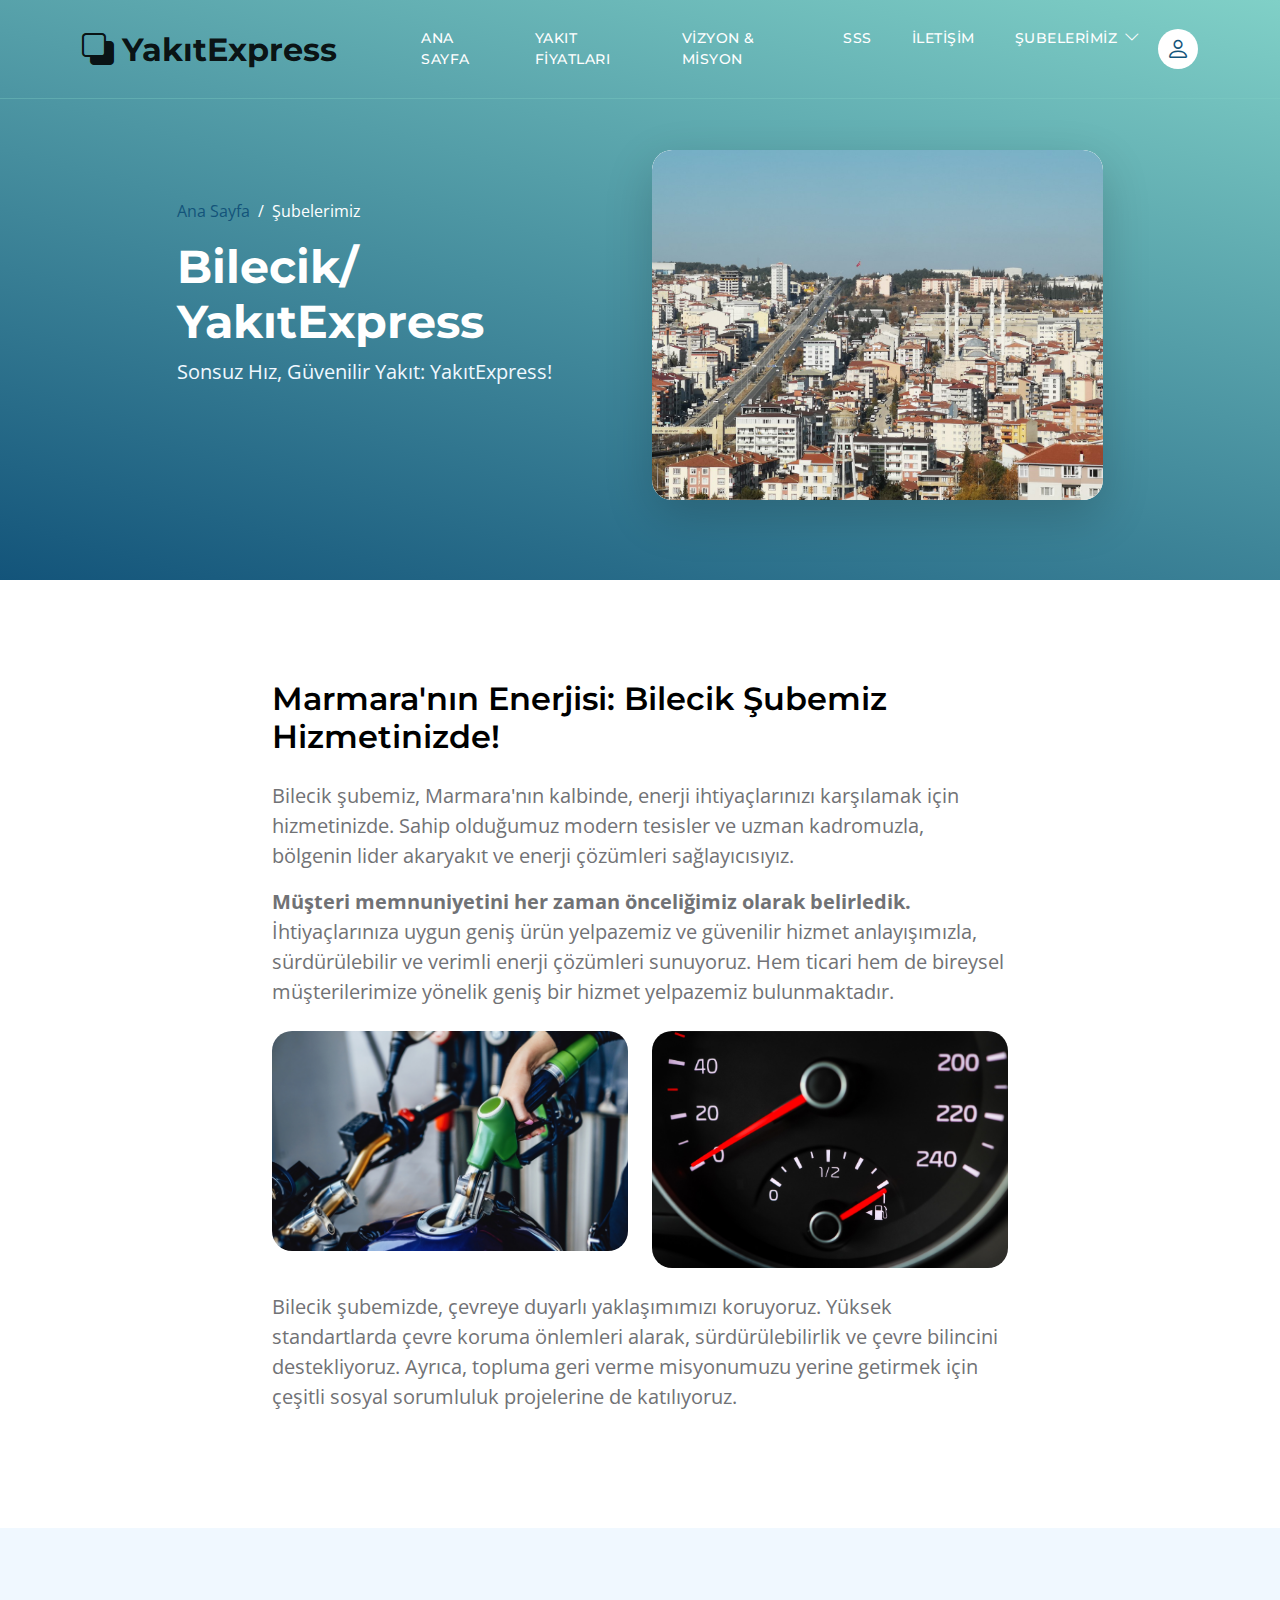
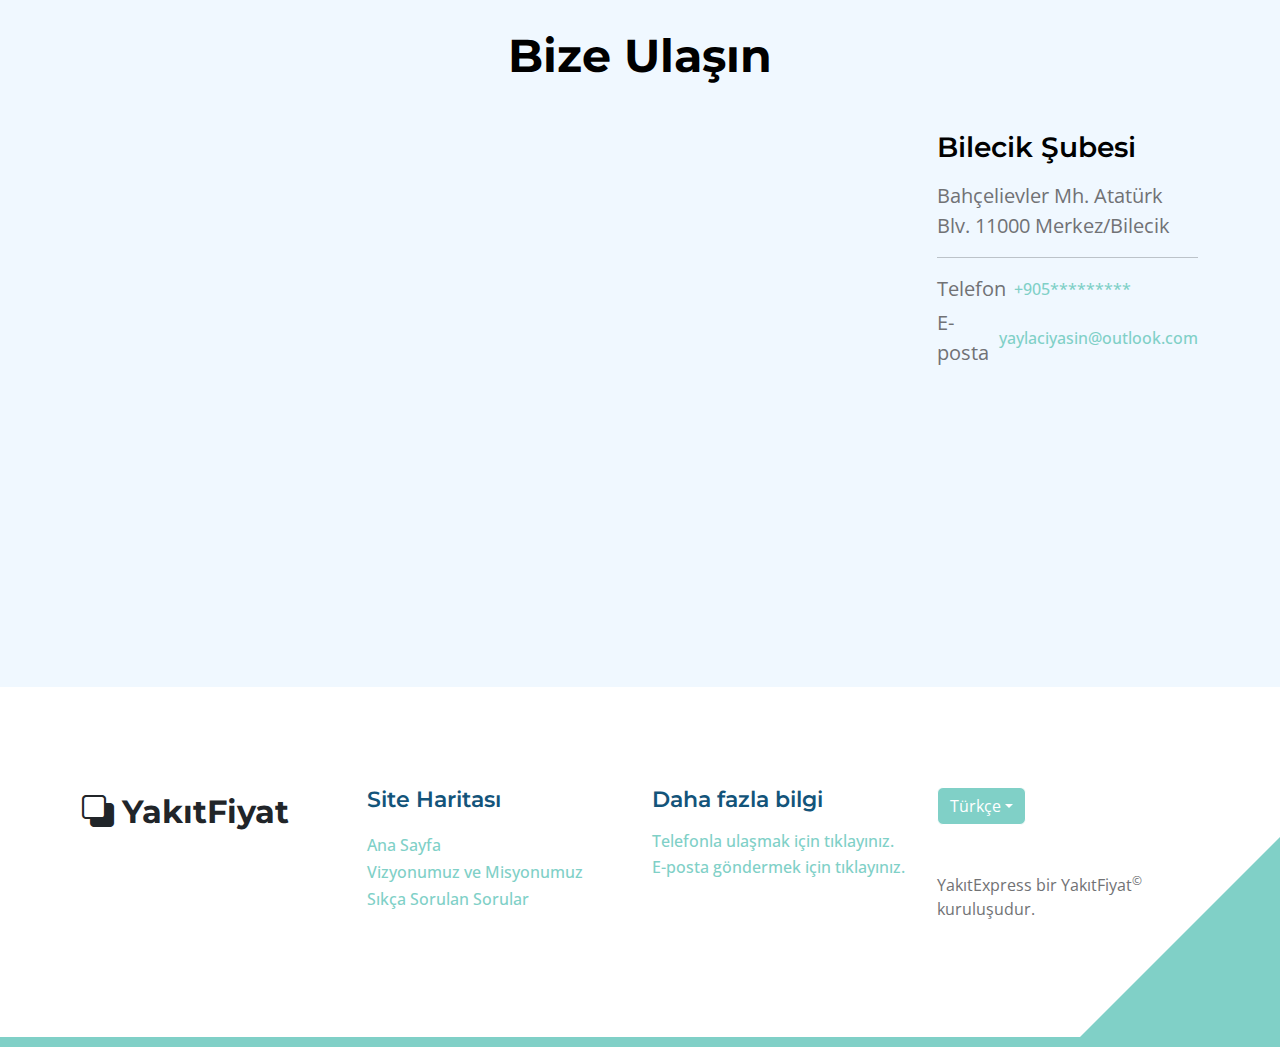
<file: bilecik.html>
<!doctype html>
<html lang="tr">
    <head>
        <meta charset="utf-8">
        <meta name="viewport" content="width=device-width, initial-scale=1">

        <meta name="description" content="">
        <meta name="author" content="">

        <title>YakıtExpress - Bilecik</title>

        <!-- CSS FILES -->        
        <link rel="preconnect" href="https://fonts.googleapis.com">
        
        <link rel="preconnect" href="https://fonts.gstatic.com" crossorigin>

        <link href="https://fonts.googleapis.com/css2?family=Montserrat:wght@500;600;700&family=Open+Sans&display=swap" rel="stylesheet">
                        
        <link href="css/bootstrap.min.css" rel="stylesheet">

        <link href="css/bootstrap-icons.css" rel="stylesheet">

        <link href="css/templatemo-topic-listing.css" rel="stylesheet">

    </head>
    
    <body id="top">

        <main>

            <nav class="navbar navbar-expand-lg">
                <div class="container">
                    <a class="navbar-brand" href="index.html">
                        <i class="bi-back"></i>
                        <span>YakıtExpress</span>
                    </a>

                    <div class="d-lg-none ms-auto me-4">
                        <a href="#top" class="navbar-icon bi-person smoothscroll"></a>
                    </div>
    
                    <button class="navbar-toggler" type="button" data-bs-toggle="collapse" data-bs-target="#navbarNav" aria-controls="navbarNav" aria-expanded="false" aria-label="Toggle navigation">
                        <span class="navbar-toggler-icon"></span>
                    </button>
    
                    <div class="collapse navbar-collapse" id="navbarNav">
                        <ul class="navbar-nav ms-lg-5 me-lg-auto">
                            <li class="nav-item">
                                <a class="nav-link click-scroll" href="index.html#section_1">ANA SAYFA</a>
                            </li>

                            <li class="nav-item">
                                <a class="nav-link click-scroll" href="index.html#section_2">YAKIT FİYATLARI</a>
                            </li>
    
                            <li class="nav-item">
                                <a class="nav-link click-scroll" href="index.html#section_3">VİZYON & MİSYON</a>
                            </li>

                            <li class="nav-item">
                                <a class="nav-link click-scroll" href="index.html#section_4">SSS</a>
                            </li>
    
                            <li class="nav-item">
                                <a class="nav-link click-scroll" href="index.html#section_5">İLETİŞİM</a>
                            </li>

                            <li class="nav-item dropdown">
                                <a class="nav-link dropdown-toggle" href="#section_5" id="navbarLightDropdownMenuLink" role="button" data-bs-toggle="dropdown" aria-expanded="false">ŞUBELERİMİZ</a>

                                <ul class="dropdown-menu dropdown-menu-light" aria-labelledby="navbarLightDropdownMenuLink">
                                    <li><a class="dropdown-item" href="ankara.html">ANKARA</a></li>

                                    <li><a class="dropdown-item" href="bilecik.html">BİLECİK</a></li>
                                    <li><a class="dropdown-item" href="konya.html">KONYA</a></li>
                                </ul>
                            </li>
                        </ul>

                        <div class="nav-item dropdown">
                            <a href="#" class="navbar-icon bi-person smoothscroll" role="button" data-bs-toggle="dropdown" aria-expanded="false"></a>
                            <ul class="dropdown-menu dropdown-menu-light" aria-labelledby="navbarLightDropdownMenuLink">
                                    <li><a class="dropdown-item" href="login.html">Giriş Yap</a></li>

                                    <li><a class="dropdown-item" href="signup.html">Üye Ol</a></li>
                                    
                                </ul>
                            
                        
                        </div>
                    </div>
                </div>
            </nav>
            

            <header class="site-header d-flex flex-column justify-content-center align-items-center">
                <div class="container">
                    <div class="row justify-content-center align-items-center">

                        <div class="col-lg-5 col-12 mb-5">
                            <nav aria-label="breadcrumb">
                                <ol class="breadcrumb">
                                    <li class="breadcrumb-item"><a href="index.html">Ana Sayfa</a></li>

                                    <li class="breadcrumb-item active" aria-current="page">Şubelerimiz</li>
                                </ol>
                            </nav>

                            <h2 class="text-white">Bilecik/ YakıtExpress</h2>
                               <p style="color: aliceblue;">Sonsuz Hız, Güvenilir Yakıt: YakıtExpress!</p>
                            
                        </div>

                        <div class="col-lg-5 col-12">
                            <div class="topics-detail-block bg-white shadow-lg">
                                <img src="images/bilecik.jpg" style=" width: 600px;height: 350px;" class="topics-detail-block-image img-fluid">
                            </div>
                        </div>

                    </div>
                </div>
            </header>


            <section class="topics-detail-section section-padding" id="topics-detail">
                <div class="container">
                    <div class="row">

                        <div class="col-lg-8 col-12 m-auto">
                            <h3 class="mb-4">Marmara'nın Enerjisi: Bilecik Şubemiz Hizmetinizde!</h3>

                            <p>Bilecik şubemiz, Marmara'nın kalbinde, enerji ihtiyaçlarınızı karşılamak için hizmetinizde. Sahip olduğumuz modern tesisler ve uzman kadromuzla, bölgenin lider akaryakıt ve enerji çözümleri sağlayıcısıyız.</p>

                            <p><strong>Müşteri memnuniyetini her zaman önceliğimiz olarak belirledik.</strong> İhtiyaçlarınıza uygun geniş ürün yelpazemiz ve güvenilir hizmet anlayışımızla, sürdürülebilir ve verimli enerji çözümleri sunuyoruz. Hem ticari hem de bireysel müşterilerimize yönelik geniş bir hizmet yelpazemiz bulunmaktadır.</p>

                           
                            <div class="row my-4">
                                <div class="col-lg-6 col-md-6 col-12">
                                    <img src="images/businesswoman-using-tablet-analysis.jpg" class="topics-detail-block-image img-fluid">
                                </div>

                                <div class="col-lg-6 col-md-6 col-12 mt-4 mt-lg-0 mt-md-0">
                                    <img src="images/colleagues-working-cozy-office-medium-shot.jpg" class="topics-detail-block-image img-fluid">
                                </div>
                            </div>

                            <p>Bilecik şubemizde, çevreye duyarlı yaklaşımımızı koruyoruz. Yüksek standartlarda çevre koruma önlemleri alarak, sürdürülebilirlik ve çevre bilincini destekliyoruz. Ayrıca, topluma geri verme misyonumuzu yerine getirmek için çeşitli sosyal sorumluluk projelerine de katılıyoruz.</p>
                        </div>

                    </div>
                </div>
            </section>

            <section class="contact-section section-padding section-bg" id="section_5">
                <div class="container">
                    <div class="row">

                        <div class="col-lg-12 col-12 text-center">
                            <h2 class="mb-5">Bize Ulaşın</h2>
                        </div>

                        <div class="col-lg-5 col-12 mb-4 mb-lg-0">
                            <iframe src="https://www.google.com/maps/embed?pb=!1m18!1m12!1m3!1d19929.118739068057!2d29.981522681689004!3d40.158129210564326!2m3!1f0!2f0!3f0!3m2!1i1024!2i768!4f13.1!3m3!1m2!1s0x14cb85660cd08b9d%3A0xabe75fbd77653417!2sPetrol%20Ofisi!5e0!3m2!1str!2str!4v1707118811683!5m2!1str!2str" width="900" height="450" style="border:0;" allowfullscreen="" loading="lazy" referrerpolicy="no-referrer-when-downgrade"></iframe>
                        </div>

                        <div class="col-lg-3 col-md-6 col-12 mb-3 mb-lg- mb-md-0 ms-auto">
                            <h4 class="mb-3">Bilecik Şubesi</h4>

                            <p>Bahçelievler Mh. Atatürk Blv. 11000 Merkez/Bilecik</p>

                            <hr>

                            <p class="d-flex align-items-center mb-1">
                                <span class="me-2">Telefon</span>

                                <a href="tel: +905*********" class="site-footer-link">
                                    +905*********
                                </a>
                            </p>

                            <p class="d-flex align-items-center">
                                <span class="me-2">E-posta</span>

                                <a href="mailto:yaylaciyasin@outlook.com" class="site-footer-link">
                                    yaylaciyasin@outlook.com
                                </a>
                            </p>
                        </div>

                        
            </section>
        </main>

<footer class="site-footer section-padding">
            <div class="container">
                <div class="row">

                    <div class="col-lg-3 col-12 mb-4 pb-2">
                        <a class="navbar-brand mb-2" href="index.html">
                            <i class="bi-back"></i>
                            <span>YakıtFiyat</span>
                        </a>
                    </div>

                    <div class="col-lg-3 col-md-4 col-6">
                        <h6 class="site-footer-title mb-3">Site Haritası</h6>

                        <ul class="site-footer-links">
                            <li class="site-footer-link-item">
                                <a href="#" class="site-footer-link">Ana Sayfa</a>
                            </li>

                            <li class="site-footer-link-item">
                                <a href="#section_3" class="site-footer-link">Vizyonumuz ve Misyonumuz</a>
                            </li>

                            <li class="site-footer-link-item">
                                <a href="#section_4" class="site-footer-link">Sıkça Sorulan Sorular</a>
                            </li>

                            
                        </ul>
                    </div>

                    <div class="col-lg-3 col-md-4 col-6 mb-4 mb-lg-0">
                        <h6 class="site-footer-title mb-3">Daha fazla bilgi</h6>

                        <p class="text-white d-flex mb-1">
                            <a href="tel: +905*********" class="site-footer-link">
                                Telefonla ulaşmak için tıklayınız.
                            </a>
                        </p>

                        <p class="text-white d-flex">
                            <a href="mailto:yaylaciyasin@outlook.com" class="site-footer-link">
                                E-posta göndermek için tıklayınız.
                            </a>
                        </p>
                    </div>

                    <div class="col-lg-3 col-md-4 col-12 mt-4 mt-lg-0 ms-auto">
                        <div class="dropdown">
                            <button class="btn btn-secondary dropdown-toggle" type="button" data-bs-toggle="dropdown" aria-expanded="false">
                            Türkçe</button>

                            <ul class="dropdown-menu">
                                <li><button class="dropdown-item" type="button">English</button></li>

                            </ul>
                        </div>

                        <p class="copyright-text mt-lg-5 mt-4">YakıtExpress bir YakıtFiyat<sup>©</sup> kuruluşudur.
                        
                        
                    </div>

                </div>
            </div>
        </footer>

        <!-- JAVASCRIPT FILES -->
        <script src="js/jquery.min.js"></script>
        <script src="js/bootstrap.bundle.min.js"></script>
        <script src="js/jquery.sticky.js"></script>
        <script src="js/custom.js"></script>

    </body>
</html>
</file>
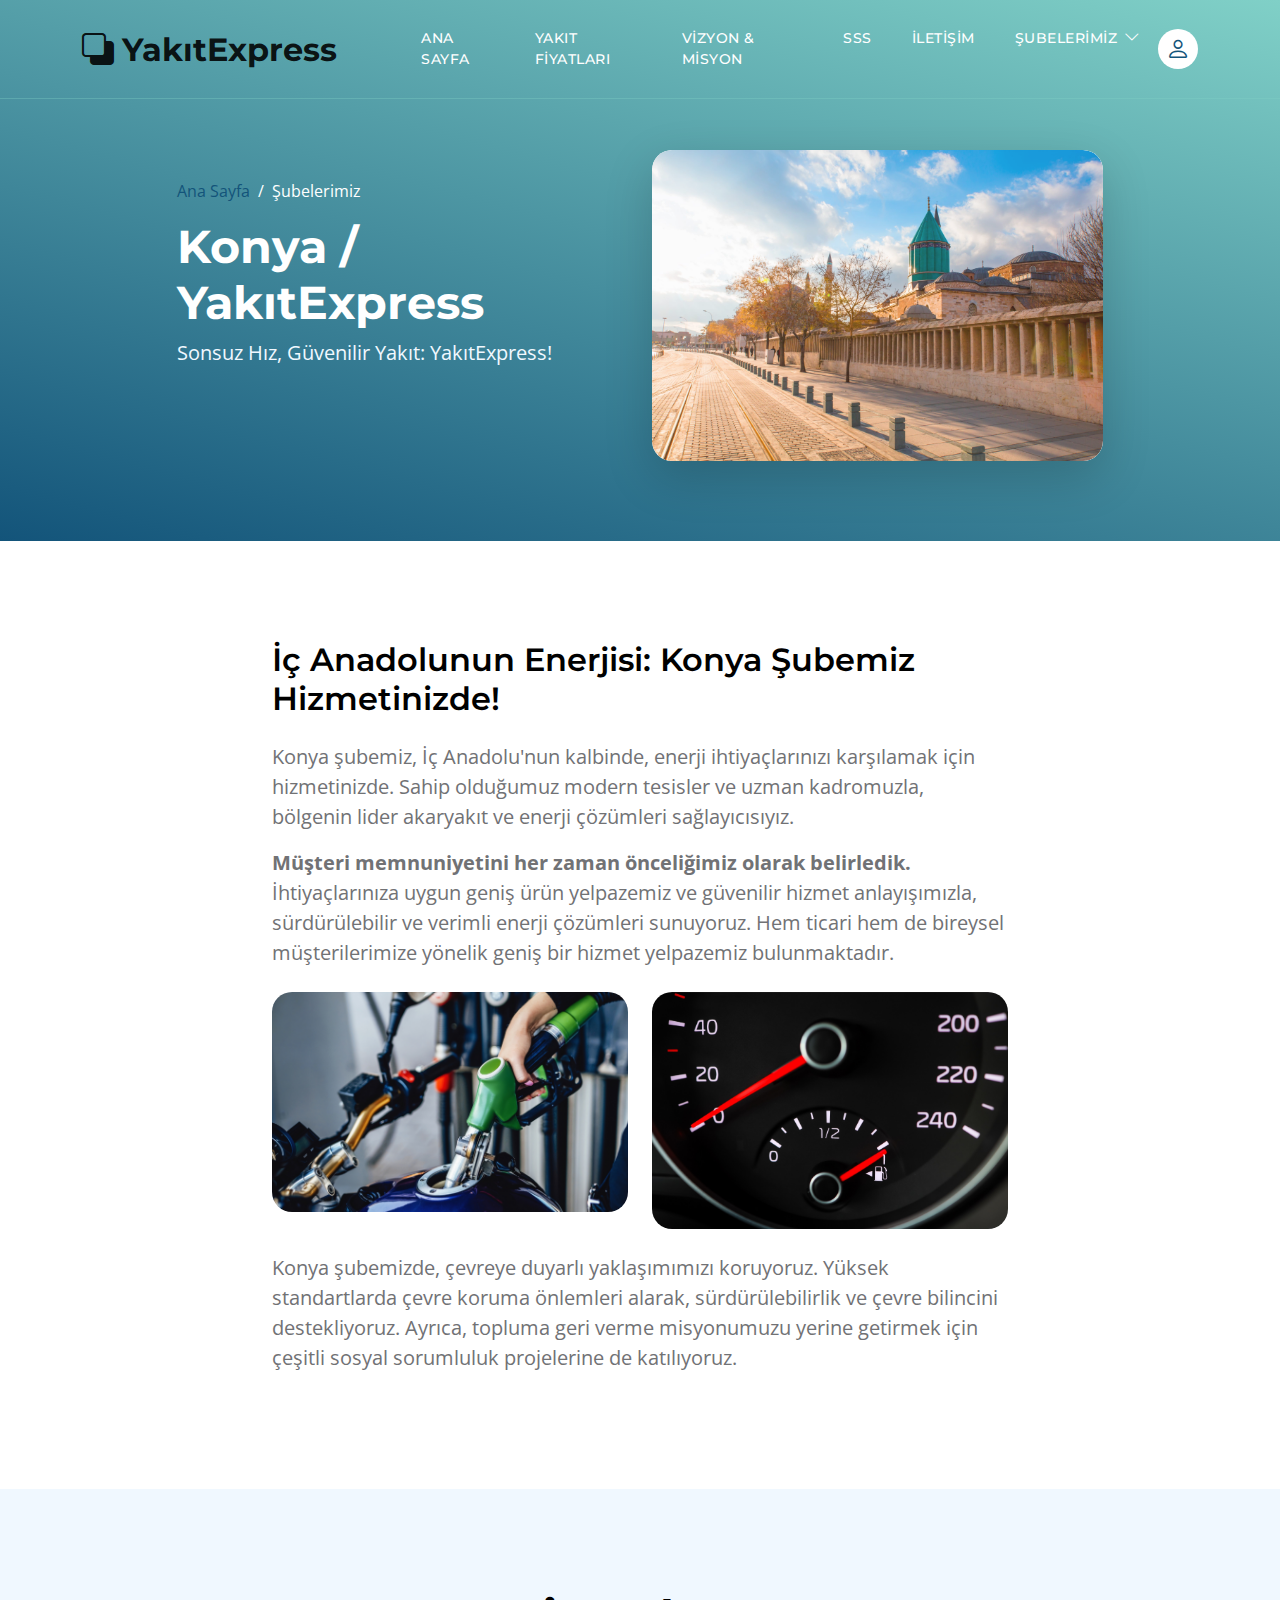
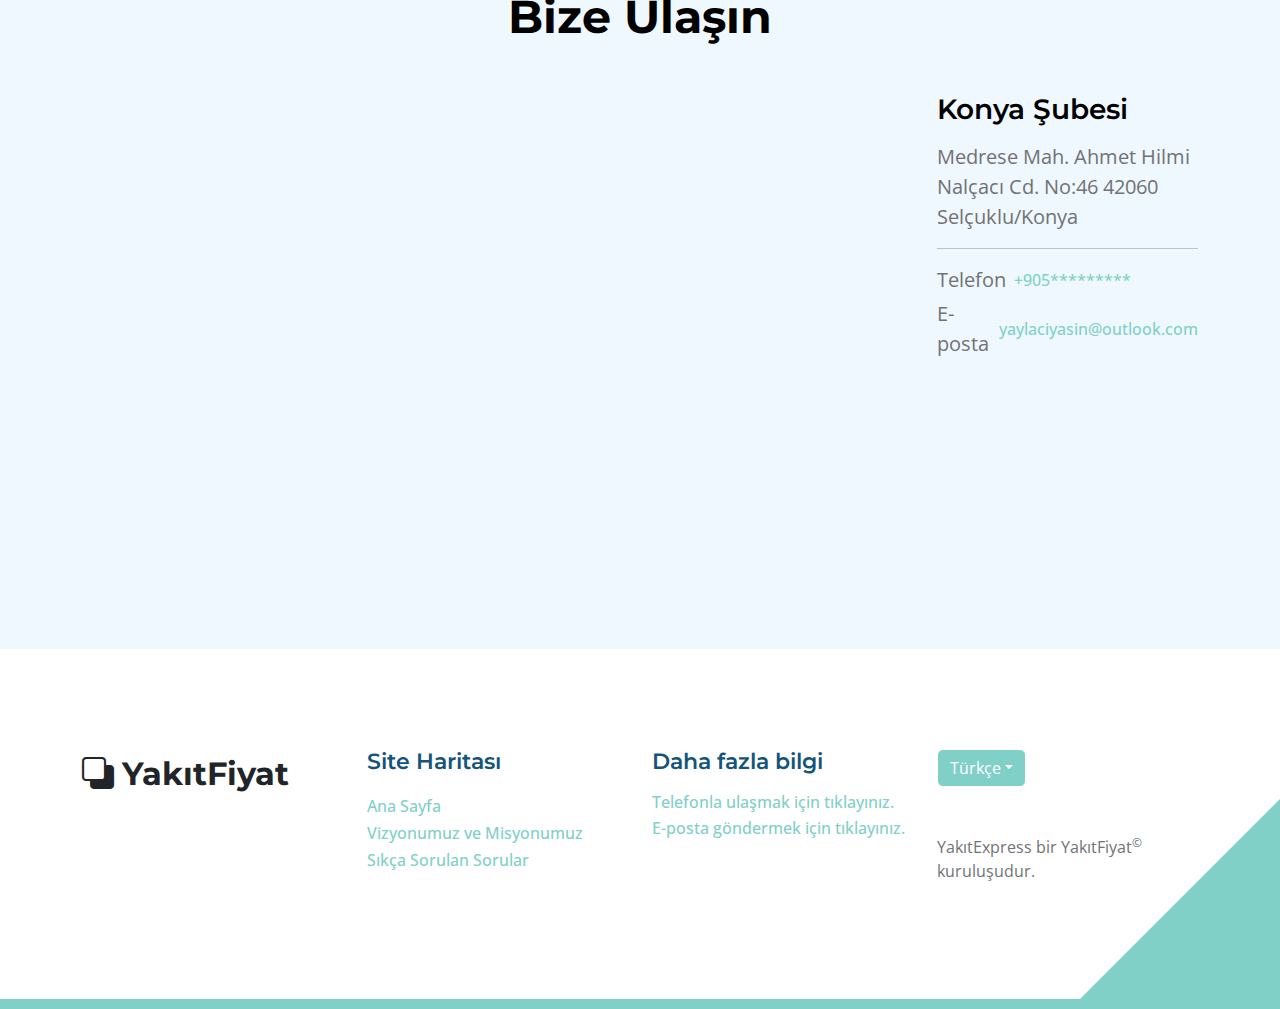
<file: konya.html>
<!doctype html>
<html lang="en">
    <head>
        <meta charset="utf-8">
        <meta name="viewport" content="width=device-width, initial-scale=1">

        <meta name="description" content="">
        <meta name="author" content="">

        <title>YakıtExpress - Konya</title>

        <!-- CSS FILES -->        
        <link rel="preconnect" href="https://fonts.googleapis.com">
        
        <link rel="preconnect" href="https://fonts.gstatic.com" crossorigin>

        <link href="https://fonts.googleapis.com/css2?family=Montserrat:wght@500;600;700&family=Open+Sans&display=swap" rel="stylesheet">
                        
        <link href="css/bootstrap.min.css" rel="stylesheet">

        <link href="css/bootstrap-icons.css" rel="stylesheet">

        <link href="css/templatemo-topic-listing.css" rel="stylesheet">

    </head>
    
    <body id="top">

        <main>

            <nav class="navbar navbar-expand-lg">
                <div class="container">
                    <a class="navbar-brand" href="index.html">
                        <i class="bi-back"></i>
                        <span>YakıtExpress</span>
                    </a>

                    <div class="d-lg-none ms-auto me-4">
                        <a href="#top" class="navbar-icon bi-person smoothscroll"></a>
                    </div>
    
                    <button class="navbar-toggler" type="button" data-bs-toggle="collapse" data-bs-target="#navbarNav" aria-controls="navbarNav" aria-expanded="false" aria-label="Toggle navigation">
                        <span class="navbar-toggler-icon"></span>
                    </button>
    
                    <div class="collapse navbar-collapse" id="navbarNav">
                        <ul class="navbar-nav ms-lg-5 me-lg-auto">
                            <li class="nav-item">
                                <a class="nav-link click-scroll" href="index.html#section_1">ANA SAYFA</a>
                            </li>

                            <li class="nav-item">
                                <a class="nav-link click-scroll" href="index.html#section_2">YAKIT FİYATLARI</a>
                            </li>
    
                            <li class="nav-item">
                                <a class="nav-link click-scroll" href="index.html#section_3">VİZYON & MİSYON</a>
                            </li>

                            <li class="nav-item">
                                <a class="nav-link click-scroll" href="index.html#section_4">SSS</a>
                            </li>
    
                            <li class="nav-item">
                                <a class="nav-link click-scroll" href="index.html#section_5">İLETİŞİM</a>
                            </li>

                            <li class="nav-item dropdown">
                                <a class="nav-link dropdown-toggle" href="#section_5" id="navbarLightDropdownMenuLink" role="button" data-bs-toggle="dropdown" aria-expanded="false">ŞUBELERİMİZ</a>

                                <ul class="dropdown-menu dropdown-menu-light" aria-labelledby="navbarLightDropdownMenuLink">
                                    <li><a class="dropdown-item" href="ankara.html">ANKARA</a></li>

                                    <li><a class="dropdown-item" href="bilecik.html">BİLECİK</a></li>
                                    <li><a class="dropdown-item" href="konya.html">KONYA</a></li>
                                </ul>
                            </li>
                        </ul>

                        <div class="nav-item dropdown">
                            <a href="#" class="navbar-icon bi-person smoothscroll" role="button" data-bs-toggle="dropdown" aria-expanded="false"></a>
                            <ul class="dropdown-menu dropdown-menu-light" aria-labelledby="navbarLightDropdownMenuLink">
                                    <li><a class="dropdown-item" href="login.html">Giriş Yap</a></li>

                                    <li><a class="dropdown-item" href="signup.html">Üye Ol</a></li>
                                    
                                </ul>
                            
                        
                        </div>
                    </div>
                </div>
            </nav>
            

            <header class="site-header d-flex flex-column justify-content-center align-items-center">
                <div class="container">
                    <div class="row justify-content-center align-items-center">

                        <div class="col-lg-5 col-12 mb-5">
                            <nav aria-label="breadcrumb">
                                <ol class="breadcrumb">
                                    <li class="breadcrumb-item"><a href="index.html">Ana Sayfa</a></li>

                                    <li class="breadcrumb-item active" aria-current="page">Şubelerimiz</li>
                                </ol>
                            </nav>

                            <h2 class="text-white">Konya / YakıtExpress</h2>
                               <p style="color: aliceblue;">Sonsuz Hız, Güvenilir Yakıt: YakıtExpress!</p>
                            
                        </div>

                        <div class="col-lg-5 col-12">
                            <div class="topics-detail-block bg-white shadow-lg">
                                <img src="images/konya.jpg" style="width: 600px; height: 50%; opacity:0.9; z-index: -10;" class="topics-detail-block-image img-fluid">
                            </div>
                        </div>

                    </div>
                </div>
            </header>


            <section class="topics-detail-section section-padding" id="topics-detail">
                <div class="container">
                    <div class="row">

                        <div class="col-lg-8 col-12 m-auto">
                            <h3 class="mb-4">İç Anadolunun Enerjisi: Konya Şubemiz Hizmetinizde!</h3>

                            <p>Konya şubemiz, İç Anadolu'nun kalbinde, enerji ihtiyaçlarınızı karşılamak için hizmetinizde. Sahip olduğumuz modern tesisler ve uzman kadromuzla, bölgenin lider akaryakıt ve enerji çözümleri sağlayıcısıyız.</p>

                            <p><strong>Müşteri memnuniyetini her zaman önceliğimiz olarak belirledik.</strong> İhtiyaçlarınıza uygun geniş ürün yelpazemiz ve güvenilir hizmet anlayışımızla, sürdürülebilir ve verimli enerji çözümleri sunuyoruz. Hem ticari hem de bireysel müşterilerimize yönelik geniş bir hizmet yelpazemiz bulunmaktadır.</p>

                           
                            <div class="row my-4">
                                <div class="col-lg-6 col-md-6 col-12">
                                    <img src="images/businesswoman-using-tablet-analysis.jpg" class="topics-detail-block-image img-fluid">
                                </div>

                                <div class="col-lg-6 col-md-6 col-12 mt-4 mt-lg-0 mt-md-0">
                                    <img src="images/colleagues-working-cozy-office-medium-shot.jpg" class="topics-detail-block-image img-fluid">
                                </div>
                            </div>

                            <p>Konya şubemizde, çevreye duyarlı yaklaşımımızı koruyoruz. Yüksek standartlarda çevre koruma önlemleri alarak, sürdürülebilirlik ve çevre bilincini destekliyoruz. Ayrıca, topluma geri verme misyonumuzu yerine getirmek için çeşitli sosyal sorumluluk projelerine de katılıyoruz.</p>
                        </div>

                    </div>
                </div>
            </section>

            <section class="contact-section section-padding section-bg" id="section_5">
                <div class="container">
                    <div class="row">

                        <div class="col-lg-12 col-12 text-center">
                            <h2 class="mb-5">Bize Ulaşın</h2>
                        </div>

                        <div class="col-lg-5 col-12 mb-4 mb-lg-0">
                            <iframe src="https://www.google.com/maps/embed?pb=!1m18!1m12!1m3!1d5296.004026218134!2d32.48857893372728!3d37.88314867844823!2m3!1f0!2f0!3f0!3m2!1i1024!2i768!4f13.1!3m3!1m2!1s0x14d085c6b015d291%3A0xe8bc1f83c86e329b!2sPetrol%20Ofisi!5e0!3m2!1str!2str!4v1707119230045!5m2!1str!2str" width="900" height="450" style="border:0;" allowfullscreen="" loading="lazy" referrerpolicy="no-referrer-when-downgrade"></iframe>
                        </div>

                        <div class="col-lg-3 col-md-6 col-12 mb-3 mb-lg- mb-md-0 ms-auto">
                            <h4 class="mb-3">Konya Şubesi</h4>

                            <p>Medrese Mah. Ahmet Hilmi Nalçacı Cd. No:46 42060 Selçuklu/Konya</p>

                            <hr>

                            <p class="d-flex align-items-center mb-1">
                                <span class="me-2">Telefon</span>

                                <a href="tel: +905*********" class="site-footer-link">
                                    +905*********
                                </a>
                            </p>

                            <p class="d-flex align-items-center">
                                <span class="me-2">E-posta</span>

                                <a href="mailto:yaylaciyasin@outlook.com" class="site-footer-link">
                                    yaylaciyasin@outlook.com
                                </a>
                            </p>
                        </div>

                        
            </section>
        </main>

<footer class="site-footer section-padding">
            <div class="container">
                <div class="row">

                    <div class="col-lg-3 col-12 mb-4 pb-2">
                        <a class="navbar-brand mb-2" href="index.html">
                            <i class="bi-back"></i>
                            <span>YakıtFiyat</span>
                        </a>
                    </div>

                    <div class="col-lg-3 col-md-4 col-6">
                        <h6 class="site-footer-title mb-3">Site Haritası</h6>

                        <ul class="site-footer-links">
                            <li class="site-footer-link-item">
                                <a href="#" class="site-footer-link">Ana Sayfa</a>
                            </li>

                            <li class="site-footer-link-item">
                                <a href="#section_3" class="site-footer-link">Vizyonumuz ve Misyonumuz</a>
                            </li>

                            <li class="site-footer-link-item">
                                <a href="#section_4" class="site-footer-link">Sıkça Sorulan Sorular</a>
                            </li>

                            
                        </ul>
                    </div>

                    <div class="col-lg-3 col-md-4 col-6 mb-4 mb-lg-0">
                        <h6 class="site-footer-title mb-3">Daha fazla bilgi</h6>

                        <p class="text-white d-flex mb-1">
                            <a href="tel: +905*********" class="site-footer-link">
                                Telefonla ulaşmak için tıklayınız.
                            </a>
                        </p>

                        <p class="text-white d-flex">
                            <a href="mailto:yaylaciyasin@outlook.com" class="site-footer-link">
                                E-posta göndermek için tıklayınız.
                            </a>
                        </p>
                    </div>

                    <div class="col-lg-3 col-md-4 col-12 mt-4 mt-lg-0 ms-auto">
                        <div class="dropdown">
                            <button class="btn btn-secondary dropdown-toggle" type="button" data-bs-toggle="dropdown" aria-expanded="false">
                            Türkçe</button>

                            <ul class="dropdown-menu">
                                <li><button class="dropdown-item" type="button">English</button></li>

                            </ul>
                        </div>

                        <p class="copyright-text mt-lg-5 mt-4">YakıtExpress bir YakıtFiyat<sup>©</sup> kuruluşudur.
                        
                        
                    </div>

                </div>
            </div>
        </footer>
        <!-- JAVASCRIPT FILES -->
        <script src="js/jquery.min.js"></script>
        <script src="js/bootstrap.bundle.min.js"></script>
        <script src="js/jquery.sticky.js"></script>
        <script src="js/custom.js"></script>

    </body>
</html>
</file>
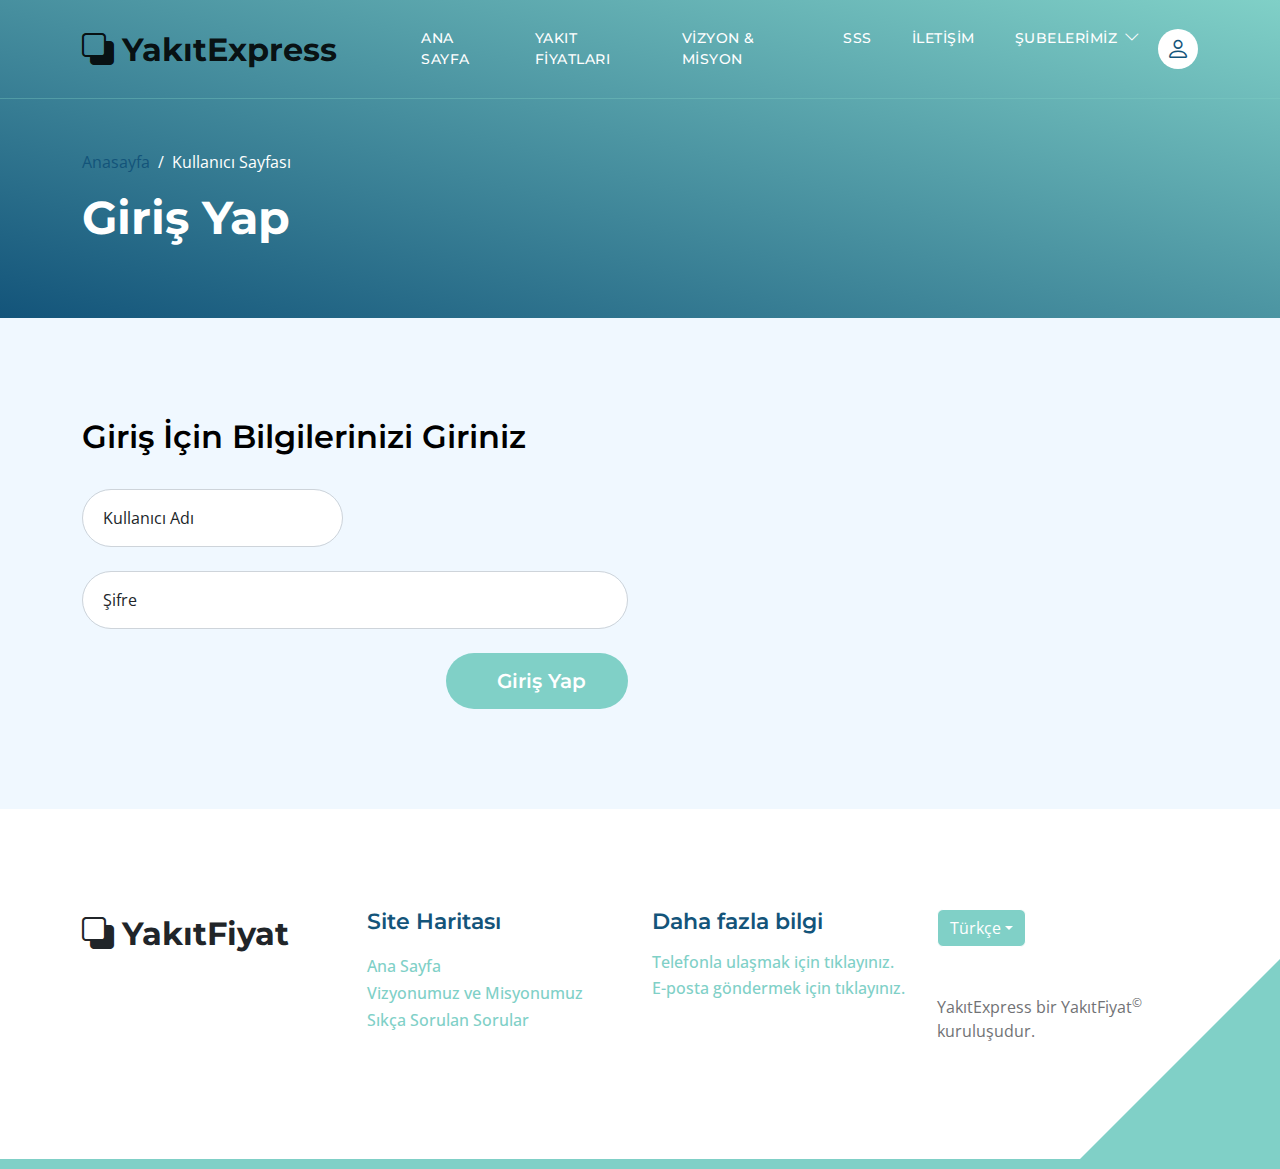
<file: login.html>
<!doctype html>
<html lang="tr">
     <head>
        <meta charset="utf-8">
        <meta name="viewport" content="width=device-width, initial-scale=1">

        <meta name="description" content="">
        <meta name="author" content="">

        <title>YakıtExpress - Giriş Yap</title>

        <!-- CSS FILES -->        
        <link rel="preconnect" href="https://fonts.googleapis.com">
        
        <link rel="preconnect" href="https://fonts.gstatic.com" crossorigin>

        <link href="https://fonts.googleapis.com/css2?family=Montserrat:wght@500;600;700&family=Open+Sans&display=swap" rel="stylesheet">
                        
        <link href="css/bootstrap.min.css" rel="stylesheet">

        <link href="css/bootstrap-icons.css" rel="stylesheet">

        <link href="css/templatemo-topic-listing.css" rel="stylesheet">      

    </head>
    
    <body class="topics-listing-page" id="top">

        <main>

            <nav class="navbar navbar-expand-lg">
                <div class="container">
                    <a class="navbar-brand" href="index.html">
                        <i class="bi-back"></i>
                        <span>YakıtExpress</span>
                    </a>

                    <div class="d-lg-none ms-auto me-4">
                        <a href="#top" class="navbar-icon bi-person smoothscroll"></a>
                    </div>
    
                    <button class="navbar-toggler" type="button" data-bs-toggle="collapse" data-bs-target="#navbarNav" aria-controls="navbarNav" aria-expanded="false" aria-label="Toggle navigation">
                        <span class="navbar-toggler-icon"></span>
                    </button>
    
                    <div class="collapse navbar-collapse" id="navbarNav">
                        <ul class="navbar-nav ms-lg-5 me-lg-auto">
                            <li class="nav-item">
                                <a class="nav-link click-scroll" href="index.html#section_1">ANA SAYFA</a>
                            </li>

                            <li class="nav-item">
                                <a class="nav-link click-scroll" href="index.html#section_2">YAKIT FİYATLARI</a>
                            </li>
    
                            <li class="nav-item">
                                <a class="nav-link click-scroll" href="index.html#section_3">VİZYON & MİSYON</a>
                            </li>

                            <li class="nav-item">
                                <a class="nav-link click-scroll" href="index.html#section_4">SSS</a>
                            </li>
    
                            <li class="nav-item">
                                <a class="nav-link click-scroll" href="index.html#section_5">İLETİŞİM</a>
                            </li>

                            <li class="nav-item dropdown">
                                <a class="nav-link dropdown-toggle" href="#" id="navbarLightDropdownMenuLink" role="button" data-bs-toggle="dropdown" aria-expanded="false">ŞUBELERİMİZ</a>

                                <ul class="dropdown-menu dropdown-menu-light" aria-labelledby="navbarLightDropdownMenuLink">
                                    <li><a class="dropdown-item" href="ankara.html">ANKARA</a></li>

                                    <li><a class="dropdown-item" href="konya.html">KONYA</a></li>
                                    <li><a class="dropdown-item" href="bilecik.html">BİLECİK</a></li>
                                </ul>
                            </li>
                        </ul>

                        <div class="nav-item dropdown">
                            <a href="#" class="navbar-icon bi-person smoothscroll" role="button" data-bs-toggle="dropdown" aria-expanded="false"></a>
                            <ul class="dropdown-menu dropdown-menu-light" aria-labelledby="navbarLightDropdownMenuLink">
                                    <li><a class="dropdown-item" href="login.html">Giriş Yap</a></li>

                                    <li><a class="dropdown-item" href="signup.html">Üye Ol</a></li>
                                    
                                </ul>
                            </li>
                        </ul>
                        </div>
                    </div>
                </div>
            </nav>


            <header class="site-header d-flex flex-column justify-content-center align-items-center">
                <div class="container">
                    <div class="row align-items-center">

                        <div class="col-lg-5 col-12">
                            <nav aria-label="breadcrumb">
                                <ol class="breadcrumb">
                                    <li class="breadcrumb-item"><a href="index.html">Anasayfa</a></li>

                                    <li class="breadcrumb-item active" aria-current="page">Kullanıcı Sayfası</li>
                                </ol>
                            </nav>

                            <h2 class="text-white">Giriş Yap</h2>
                        </div>

                    </div>
                </div>
            </header>


            <section class="section-padding section-bg">
                <div class="container">
                    <div class="row">

                        <div class="col-lg-12 col-12">
                            <h3 class="mb-4 pb-2">Giriş İçin Bilgilerinizi Giriniz</h3>
                        </div>

                        <div class="col-lg-6 col-12">
                            <form action="#" method="post" class="custom-form contact-form" role="form">
                                <div class="row">
                                    <div class="col-lg-6 col-md-6 col-12">
                                        <div class="form-floating">
                                            <input type="text" name="name" id="name" class="form-control" placeholder="Name" required="">
                                            
                                            <label for="floatingInput">Kullanıcı Adı</label>
                                        </div>
                                    </div>

                                    
                                    </div>

                                    <div class="col-lg-12 col-12">
                                        <div class="form-floating">
                                            <input type="password" name="subject" id="name" class="form-control" placeholder="Name" required="">
                                            
                                            <label for="floatingInput">Şifre</label>
                                        </div>

                                        
                                    <div class="col-lg-4 col-12 ms-auto">
                                        <button type="submit" class="form-control">Giriş Yap</button>
                                    </div>

                                </div>
                            </form>
                        </div>

                        

                    </div>
                </div>
            </section>
        </main>

        <footer class="site-footer section-padding">
            <div class="container">
                <div class="row">

                    <div class="col-lg-3 col-12 mb-4 pb-2">
                        <a class="navbar-brand mb-2" href="index.html">
                            <i class="bi-back"></i>
                            <span>YakıtFiyat</span>
                        </a>
                    </div>

                    <div class="col-lg-3 col-md-4 col-6">
                        <h6 class="site-footer-title mb-3">Site Haritası</h6>

                        <ul class="site-footer-links">
                            <li class="site-footer-link-item">
                                <a href="index.html" class="site-footer-link">Ana Sayfa</a>
                            </li>

                            <li class="site-footer-link-item">
                                <a href="index.html#section_3" class="site-footer-link">Vizyonumuz ve Misyonumuz</a>
                            </li>

                            <li class="site-footer-link-item">
                                <a href="index.html#section_4" class="site-footer-link">Sıkça Sorulan Sorular</a>
                            </li>

                            
                        </ul>
                    </div>

                    <div class="col-lg-3 col-md-4 col-6 mb-4 mb-lg-0">
                        <h6 class="site-footer-title mb-3">Daha fazla bilgi</h6>

                        <p class="text-white d-flex mb-1">
                            <a href="tel: +905*********" class="site-footer-link">
                                Telefonla ulaşmak için tıklayınız.
                            </a>
                        </p>

                        <p class="text-white d-flex">
                            <a href="mailto:yaylaciyasin@outlook.com" class="site-footer-link">
                                E-posta göndermek için tıklayınız.
                            </a>
                        </p>
                    </div>

                    <div class="col-lg-3 col-md-4 col-12 mt-4 mt-lg-0 ms-auto">
                        <div class="dropdown">
                            <button class="btn btn-secondary dropdown-toggle" type="button" data-bs-toggle="dropdown" aria-expanded="false">
                            Türkçe</button>

                            <ul class="dropdown-menu">
                                <li><button class="dropdown-item" type="button">English</button></li>

                            </ul>
                        </div>

                        <p class="copyright-text mt-lg-5 mt-4">YakıtExpress bir YakıtFiyat<sup>©</sup> kuruluşudur.
                        
                        
                    </div>

                </div>
            </div>
        </footer>

        <!-- JAVASCRIPT FILES -->
        <script src="js/jquery.min.js"></script>
        <script src="js/bootstrap.bundle.min.js"></script>
        <script src="js/jquery.sticky.js"></script>
        <script src="js/custom.js"></script>

    </body>
</html>
</file>
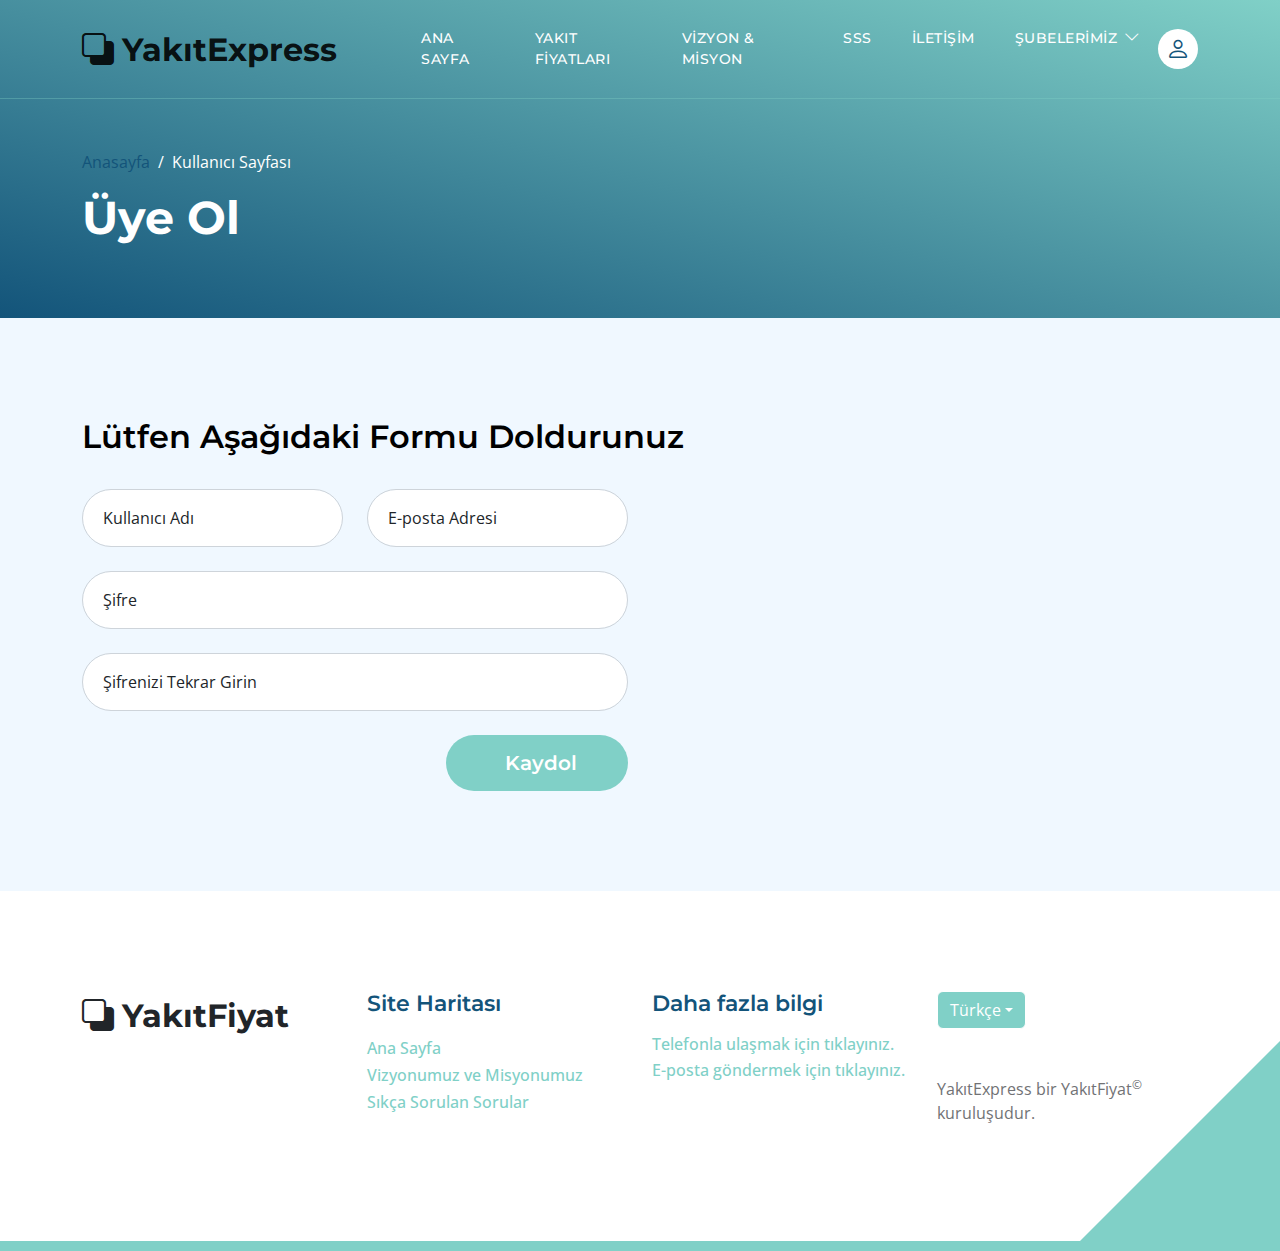
<file: signup.html>
<!doctype html>
<html lang="tr">
     <head>
        <meta charset="utf-8">
        <meta name="viewport" content="width=device-width, initial-scale=1">

        <meta name="description" content="">
        <meta name="author" content="">

        <title>YakıtExpress - Kaydol</title>

        <!-- CSS FILES -->        
        <link rel="preconnect" href="https://fonts.googleapis.com">
        
        <link rel="preconnect" href="https://fonts.gstatic.com" crossorigin>

        <link href="https://fonts.googleapis.com/css2?family=Montserrat:wght@500;600;700&family=Open+Sans&display=swap" rel="stylesheet">
                        
        <link href="css/bootstrap.min.css" rel="stylesheet">

        <link href="css/bootstrap-icons.css" rel="stylesheet">

        <link href="css/templatemo-topic-listing.css" rel="stylesheet">      

    </head>
    
    <body class="topics-listing-page" id="top">

        <main>

            <nav class="navbar navbar-expand-lg">
                <div class="container">
                    <a class="navbar-brand" href="index.html">
                        <i class="bi-back"></i>
                        <span>YakıtExpress</span>
                    </a>

                    <div class="d-lg-none ms-auto me-4">
                        <a href="#top" class="navbar-icon bi-person smoothscroll"></a>
                    </div>
    
                    <button class="navbar-toggler" type="button" data-bs-toggle="collapse" data-bs-target="#navbarNav" aria-controls="navbarNav" aria-expanded="false" aria-label="Toggle navigation">
                        <span class="navbar-toggler-icon"></span>
                    </button>
    
                    <div class="collapse navbar-collapse" id="navbarNav">
                        <ul class="navbar-nav ms-lg-5 me-lg-auto">
                            <li class="nav-item">
                                <a class="nav-link click-scroll" href="index.html#section_1">ANA SAYFA</a>
                            </li>

                            <li class="nav-item">
                                <a class="nav-link click-scroll" href="index.html#section_2">YAKIT FİYATLARI</a>
                            </li>
    
                            <li class="nav-item">
                                <a class="nav-link click-scroll" href="index.html#section_3">VİZYON & MİSYON</a>
                            </li>

                            <li class="nav-item">
                                <a class="nav-link click-scroll" href="index.html#section_4">SSS</a>
                            </li>
    
                            <li class="nav-item">
                                <a class="nav-link click-scroll" href="index.html#section_5">İLETİŞİM</a>
                            </li>

                            <li class="nav-item dropdown">
                                <a class="nav-link dropdown-toggle" href="#" id="navbarLightDropdownMenuLink" role="button" data-bs-toggle="dropdown" aria-expanded="false">ŞUBELERİMİZ</a>

                                <ul class="dropdown-menu dropdown-menu-light" aria-labelledby="navbarLightDropdownMenuLink">
                                    <li><a class="dropdown-item" href="ankara.html">ANKARA</a></li>

                                    <li><a class="dropdown-item" href="konya.html">KONYA</a></li>
                                    <li><a class="dropdown-item" href="bilecik.html">BİLECİK</a></li>
                                </ul>
                            </li>
                        </ul>

                        <div class="nav-item dropdown">
                            <a href="#" class="navbar-icon bi-person smoothscroll" role="button" data-bs-toggle="dropdown" aria-expanded="false"></a>
                            <ul class="dropdown-menu dropdown-menu-light" aria-labelledby="navbarLightDropdownMenuLink">
                                    <li><a class="dropdown-item" href="login.html">Giriş Yap</a></li>

                                    <li><a class="dropdown-item" href="signup.html">Üye Ol</a></li>
                                    
                                </ul>
                            </li>
                        </ul>
                        </div>
                    </div>
                </div>
            </nav>


            <header class="site-header d-flex flex-column justify-content-center align-items-center">
                <div class="container">
                    <div class="row align-items-center">

                        <div class="col-lg-5 col-12">
                            <nav aria-label="breadcrumb">
                                <ol class="breadcrumb">
                                    <li class="breadcrumb-item"><a href="index.html">Anasayfa</a></li>

                                    <li class="breadcrumb-item active" aria-current="page">Kullanıcı Sayfası</li>
                                </ol>
                            </nav>

                            <h2 class="text-white">Üye Ol</h2>
                        </div>

                    </div>
                </div>
            </header>


            <section class="section-padding section-bg">
                <div class="container">
                    <div class="row">

                        <div class="col-lg-12 col-12">
                            <h3 class="mb-4 pb-2">Lütfen Aşağıdaki Formu Doldurunuz</h3>
                        </div>

                        <div class="col-lg-6 col-12">
                            <form action="#" method="post" class="custom-form contact-form" role="form">
                                <div class="row">
                                    <div class="col-lg-6 col-md-6 col-12">
                                        <div class="form-floating">
                                            <input type="text" name="name" id="name" class="form-control" placeholder="Name" required="">
                                            
                                            <label for="floatingInput">Kullanıcı Adı</label>
                                        </div>
                                    </div>

                                    <div class="col-lg-6 col-md-6 col-12"> 
                                        <div class="form-floating">
                                            <input type="email" name="email" id="email" pattern="[^ @]*@[^ @]*" class="form-control" placeholder="Email address" required="">
                                            
                                            <label for="floatingInput">E-posta Adresi</label>
                                        </div>
                                    </div>

                                    <div class="col-lg-12 col-12">
                                        <div class="form-floating">
                                            <input type="password" name="subject" id="name" class="form-control" placeholder="Name" required="">
                                            
                                            <label for="floatingInput">Şifre</label>
                                        </div>

                                        <div class="col-lg-12 col-12">
                                            <div class="form-floating">
                                                <input type="password" name="subject" id="name" class="form-control" placeholder="Name" required="">
                                                
                                                <label for="floatingInput">Şifrenizi Tekrar Girin</label>
                                            </div>

                                    <div class="col-lg-4 col-12 ms-auto">
                                        <button type="submit" class="form-control">Kaydol</button>
                                    </div>

                                </div>
                            </form>
                        </div>

                        

                    </div>
                </div>
            </section>
        </main>

        <footer class="site-footer section-padding">
            <div class="container">
                <div class="row">

                    <div class="col-lg-3 col-12 mb-4 pb-2">
                        <a class="navbar-brand mb-2" href="index.html">
                            <i class="bi-back"></i>
                            <span>YakıtFiyat</span>
                        </a>
                    </div>

                    <div class="col-lg-3 col-md-4 col-6">
                        <h6 class="site-footer-title mb-3">Site Haritası</h6>

                        <ul class="site-footer-links">
                            <li class="site-footer-link-item">
                                <a href="#" class="site-footer-link">Ana Sayfa</a>
                            </li>

                            <li class="site-footer-link-item">
                                <a href="#section_3" class="site-footer-link">Vizyonumuz ve Misyonumuz</a>
                            </li>

                            <li class="site-footer-link-item">
                                <a href="#section_4" class="site-footer-link">Sıkça Sorulan Sorular</a>
                            </li>

                            
                        </ul>
                    </div>

                    <div class="col-lg-3 col-md-4 col-6 mb-4 mb-lg-0">
                        <h6 class="site-footer-title mb-3">Daha fazla bilgi</h6>

                        <p class="text-white d-flex mb-1">
                            <a href="tel: +905*********" class="site-footer-link">
                                Telefonla ulaşmak için tıklayınız.
                            </a>
                        </p>

                        <p class="text-white d-flex">
                            <a href="mailto:yaylaciyasin@outlook.com" class="site-footer-link">
                                E-posta göndermek için tıklayınız.
                            </a>
                        </p>
                    </div>

                    <div class="col-lg-3 col-md-4 col-12 mt-4 mt-lg-0 ms-auto">
                        <div class="dropdown">
                            <button class="btn btn-secondary dropdown-toggle" type="button" data-bs-toggle="dropdown" aria-expanded="false">
                            Türkçe</button>

                            <ul class="dropdown-menu">
                                <li><button class="dropdown-item" type="button">English</button></li>

                            </ul>
                        </div>

                        <p class="copyright-text mt-lg-5 mt-4">YakıtExpress bir YakıtFiyat<sup>©</sup> kuruluşudur.
                        
                        
                    </div>

                </div>
            </div>
        </footer>

        <!-- JAVASCRIPT FILES -->
        <script src="js/jquery.min.js"></script>
        <script src="js/bootstrap.bundle.min.js"></script>
        <script src="js/jquery.sticky.js"></script>
        <script src="js/custom.js"></script>

    </body>
</html>
</file>
<file: css/templatemo-topic-listing.css>
/*

TemplateMo 590 topic listing

https://templatemo.com/tm-590-topic-listing

*/

/*---------------------------------------
  CUSTOM PROPERTIES ( VARIABLES )             
-----------------------------------------*/
:root {
  --white-color:                  #ffffff;
  --primary-color:                #13547a;
  --secondary-color:              #80d0c7;
  --section-bg-color:             #f0f8ff;
  --custom-btn-bg-color:          #80d0c7;
  --custom-btn-bg-hover-color:    #13547a;
  --dark-color:                   #000000;
  --p-color:                      #717275;
  --border-color:                 #7fffd4;
  --link-hover-color:             #13547a;

  --body-font-family:             'Open Sans', sans-serif;
  --title-font-family:            'Montserrat', sans-serif;

  --h1-font-size:                 58px;
  --h2-font-size:                 46px;
  --h3-font-size:                 32px;
  --h4-font-size:                 28px;
  --h5-font-size:                 24px;
  --h6-font-size:                 22px;
  --p-font-size:                  20px;
  --menu-font-size:               14px;
  --btn-font-size:                18px;
  --copyright-font-size:          16px;

  --border-radius-large:          100px;
  --border-radius-medium:         20px;
  --border-radius-small:          10px;

  --font-weight-normal:           400;
  --font-weight-medium:           500;
  --font-weight-semibold:         600;
  --font-weight-bold:             700;
}

body {
  background-color: var(--white-color);
  font-family: var(--body-font-family); 
}


/*---------------------------------------
  TYPOGRAPHY               
-----------------------------------------*/

h2,
h3,
h4,
h5,
h6 {
  color: var(--dark-color);
}

h1,
h2,
h3,
h4,
h5,
h6 {
  font-family: var(--title-font-family); 
  font-weight: var(--font-weight-semibold);
}

h1 {
  font-size: var(--h1-font-size);
  font-weight: var(--font-weight-bold);
}

h2 {
  font-size: var(--h2-font-size);
  font-weight: var(--font-weight-bold);
}

h3 {
  font-size: var(--h3-font-size);
}

h4 {
  font-size: var(--h4-font-size);
}

h5 {
  font-size: var(--h5-font-size);
}

h6 {
  color: var(--primary-color);
  font-size: var(--h6-font-size);
}

p {
  color: var(--p-color);
  font-size: var(--p-font-size);
  font-weight: var(--font-weight-normal);
}

ul li {
  color: var(--p-color);
  font-size: var(--p-font-size);
  font-weight: var(--font-weight-normal);
}

a, 
button {
  touch-action: manipulation;
  transition: all 0.3s;
}

a {
  display: inline-block;
  color: var(--primary-color);
  text-decoration: none;
}

a:hover {
  color: var(--link-hover-color);
}

b,
strong {
  font-weight: var(--font-weight-bold);
}


/*---------------------------------------
  SECTION               
-----------------------------------------*/
.section-padding {
  padding-top: 100px;
  padding-bottom: 100px;
}

.section-bg {
  background-color: var(--section-bg-color);
}

.section-overlay {
  background-image: linear-gradient(15deg, #13547a 0%, );
  position: absolute;
  top: 0;
  left: 0;
  pointer-events: none;
  width: 100%;
  height: 100%;
  opacity: 0.85;
}

.section-overlay + .container {
  position: relative;
}

.tab-content {
  background-color: var(--white-color);
  border-radius: var(--border-radius-medium);
}

.nav-tabs {
  border-bottom: 1px solid #ecf3f2;
  margin-bottom: 40px;
  justify-content: center;
}

.nav-tabs .nav-link {
  border-radius: 0;
  border-top: 0;
  border-right: 0;
  border-left: 0;
  color: var(--p-color);
  font-family: var(--title-font-family);
  font-size: var(--btn-font-size);
  font-weight: var(--font-weight-medium);
  padding: 15px 25px;
  transition: all 0.3s;
}

.nav-tabs .nav-link:first-child {
  margin-right: 20px;
}

.nav-tabs .nav-item.show .nav-link, 
.nav-tabs .nav-link.active,
.nav-tabs .nav-link:focus, 
.nav-tabs .nav-link:hover {
  border-bottom-color: var(--primary-color);
  color: var(--primary-color);
}


/*---------------------------------------
  CUSTOM ICON COLOR               
-----------------------------------------*/
.custom-icon {
  color: var(--secondary-color);
}


/*---------------------------------------
  CUSTOM BUTTON               
-----------------------------------------*/
.custom-btn {
  background: var(--custom-btn-bg-color);
  border: 2px solid transparent;
  border-radius: var(--border-radius-large);
  color: var(--white-color);
  font-size: var(--btn-font-size);
  font-weight: var(--font-weight-semibold);
  line-height: normal;
  transition: all 0.3s;
  padding: 10px 20px;
}

.custom-btn:hover {
  background: var(--custom-btn-bg-hover-color);
  color: var(--white-color);
}

.custom-border-btn {
  background: transparent;
  border: 2px solid var(--custom-btn-bg-color);
  color: var(--custom-btn-bg-color);
}

.custom-border-btn:hover {
  background: var(--custom-btn-bg-color);
  border-color: transparent;
  color: var(--white-color);
}

.custom-btn-bg-white {
  border-color: var(--white-color);
  color: var(--white-color);
}


/*---------------------------------------
  SITE HEADER              
-----------------------------------------*/
.site-header {
  background-image: linear-gradient(15deg, #13547a 0%, #80d0c7 100%);
  padding-top: 150px;
  padding-bottom: 80px;
}

.site-header .container {
  height: 100%;
}

.breadcrumb-item+.breadcrumb-item::before,
.breadcrumb-item a:hover,
.breadcrumb-item.active {
  color: var(--white-color);
}

.site-header .custom-icon {
  color: var(--white-color);
  font-size: var(--h4-font-size);
}

.site-header .custom-icon:hover {
  color: var(--secondary-color);
}


/*---------------------------------------
  NAVIGATION              
-----------------------------------------*/
.sticky-wrapper {
  position: absolute;
  top: 0;
  right: 0;
  left: 0;
}

.sticky-wrapper.is-sticky .navbar {
  background-color: var(--secondary-color);
}

.navbar {
  background: transparent;
  border-bottom: 1px solid rgba(128, 208, 199, 0.35);
  z-index: 9;
}

.navbar-brand,
.navbar-brand:hover {
  font-size: var(--h3-font-size);
  font-weight: var(--font-weight-bold);
  display: block;
}

.navbar-brand span {
  font-family: var(--title-font-family);
}

.navbar-expand-lg .navbar-nav .nav-link {
  border-radius: var(--border-radius-large);
  margin: 10px;
  padding: 10px;
}

.navbar-nav .nav-link {
  display: inline-block;
  color: var(--white-color);
  font-family: var(--title-font-family); 
  font-size: var(--menu-font-size);
  font-weight: var(--font-weight-medium);
  text-transform: uppercase;
  letter-spacing: 0.5px;
  position: relative;
  padding-top: 15px;
  padding-bottom: 15px;
}

.navbar-nav .nav-link.active, 
.navbar-nav .nav-link:hover {
  color: var(--primary-color);
}

.navbar .dropdown-menu {
  background: var(--white-color);
  box-shadow: 0 1rem 3rem rgba(0,0,0,.175);
  border: 0;
  display: inherit;
  opacity: 0;
  min-width: 9rem;
  margin-top: 20px;
  padding: 13px 0 10px 0;
  transition: all 0.3s;
  pointer-events: none;
}

.navbar .dropdown-menu::before {
  content: "";
  width: 0;
  height: 0;
  border-left: 20px solid transparent;
  border-right: 20px solid transparent;
  border-bottom: 15px solid var(--white-color);
  position: absolute;
  top: -10px;
  left: 10px;
}

.navbar .dropdown-item {
  display: inline-block;
  color: var(--p-bg-color);
  font-family: var(--title-font-family); 
  font-size: var(--menu-font-size);
  font-weight: var(--font-weight-medium);
  text-transform: uppercase;
  letter-spacing: 0.5px;
  position: relative;
}

.navbar .dropdown-item.active, 
.navbar .dropdown-item:active,
.navbar .dropdown-item:focus, 
.navbar .dropdown-item:hover {
  background: transparent;
  color: var(--primary-color);
}

.navbar .dropdown-toggle::after {
  content: "\f282";
  display: inline-block;
  font-family: bootstrap-icons !important;
  font-size: var(--copyright-font-size);
  font-style: normal;
  font-weight: normal !important;
  font-variant: normal;
  text-transform: none;
  line-height: 1;
  vertical-align: -.125em;
  -webkit-font-smoothing: antialiased;
  -moz-osx-font-smoothing: grayscale;
  position: relative;
  left: 2px;
  border: 0;
}

@media screen and (min-width: 992px) {
  .navbar .dropdown:hover .dropdown-menu {
    opacity: 1;
    margin-top: 0;
    pointer-events: auto;
  }
}

.navbar-icon {
  background: var(--white-color);
  border-radius: var(--border-radius-large);
  display: inline-block;
  font-size: var(--h5-font-size);
  width: 40px;
  height: 40px;
  line-height: 40px;
  text-align: center;
  transition: all 0.3s ease;
}

.navbar-icon:hover {
  background: var(--primary-color);
  color: var(--white-color);
}

.navbar-toggler {
  border: 0;
  padding: 0;
  cursor: pointer;
  margin: 0;
  width: 30px;
  height: 35px;
  outline: none;
}

.navbar-toggler:focus {
  outline: none;
  box-shadow: none;
}

.navbar-toggler[aria-expanded="true"] .navbar-toggler-icon {
  background: transparent;
}

.navbar-toggler[aria-expanded="true"] .navbar-toggler-icon:before,
.navbar-toggler[aria-expanded="true"] .navbar-toggler-icon:after {
  transition: top 300ms 50ms ease, -webkit-transform 300ms 350ms ease;
  transition: top 300ms 50ms ease, transform 300ms 350ms ease;
  transition: top 300ms 50ms ease, transform 300ms 350ms ease, -webkit-transform 300ms 350ms ease;
  top: 0;
}

.navbar-toggler[aria-expanded="true"] .navbar-toggler-icon:before {
  transform: rotate(45deg);
}

.navbar-toggler[aria-expanded="true"] .navbar-toggler-icon:after {
  transform: rotate(-45deg);
}

.navbar-toggler .navbar-toggler-icon {
  background: var(--white-color);
  transition: background 10ms 300ms ease;
  display: block;
  width: 30px;
  height: 2px;
  position: relative;
}

.navbar-toggler .navbar-toggler-icon:before,
.navbar-toggler .navbar-toggler-icon:after {
  transition: top 300ms 350ms ease, -webkit-transform 300ms 50ms ease;
  transition: top 300ms 350ms ease, transform 300ms 50ms ease;
  transition: top 300ms 350ms ease, transform 300ms 50ms ease, -webkit-transform 300ms 50ms ease;
  position: absolute;
  right: 0;
  left: 0;
  background: var(--white-color);
  width: 30px;
  height: 2px;
  content: '';
}

.navbar-toggler .navbar-toggler-icon::before {
  top: -8px;
}

.navbar-toggler .navbar-toggler-icon::after {
  top: 8px;
}


/*---------------------------------------
  HERO        
-----------------------------------------*/
.hero-section {
  background-image: linear-gradient(15deg, #13547a 0%, #80d0c7 100%);
  position: relative;
  overflow: hidden;
  padding-top: 150px;
  padding-bottom: 150px;
}

.hero-section .input-group {
  background-color: var(--white-color);
  border-radius: var(--border-radius-large);
  padding: 10px 15px;
}

.hero-section .input-group-text {
  background-color: transparent;
  border: 0;
}

.hero-section input[type="search"] {
  border: 0;
  box-shadow: none;
  margin-bottom: 0;
  padding-left: 0;
}

.hero-section button[type="submit"] {
  background-color: var(--primary-color);
  border: 0;
  border-radius: var(--border-radius-large) !important;
  color: var(--white-color);
  max-width: 150px;
}


/*---------------------------------------
  TOPICS              
-----------------------------------------*/
.featured-section {
  background-color: var(--secondary-color);
  border-radius: 0 0 100px 100px;
  padding-bottom: 100px;
}

.featured-section .row {
  position: relative;
  bottom: 100px;
  margin-bottom: -100px;
}

.custom-block {
  border-radius: var(--border-radius-medium);
  position: relative;
  overflow: hidden;
  padding: 30px;
  transition: all 0.3s ease;
  height: 100%;
}

.custom-block:hover {
  background-color: var(--secondary-color);
  transform: translateY(-3px);
}

.custom-block > a {
  width: 100%;
}

.custom-block-image {
  display: block;
  width: 100%;
  height: 200px;
  object-fit: cover;
  margin-top: 35px;
}

.custom-block .rounded-pill {
  border-radius: 5px !important;
  display: flex;
  justify-content: center;
  text-align: center;
  width: 30px;
  height: 30px;
  line-height: 20px;
}

.custom-block-overlay {
  height: 100%;
  min-height: 350px;
  padding: 0;
}

.custom-block-overlay > a {
  height: 100%;
}

.custom-block-overlay .custom-block-image {
  border-radius: var(--border-radius-medium);
  display: block;
  height: 100%;
  margin-top: 0;
}

.custom-block-overlay-text {
  position: absolute;
  z-index: 2;
  top: 0;
  right: 0;
  left: 0;
  padding: 30px;
}

.social-share {
  position: absolute;
  bottom: 0;
  right: 0;
  left: 0;
  z-index: 2;
  padding: 20px 35px;
}

.social-share .bi-bookmark {
  color: var(--white-color);
  font-size: var(--h5-font-size);
}

.social-share .bi-bookmark:hover {
  color: var(--secondary-color);
}

.bg-design {
  background-color: #00B0FF;
}

.bg-graphic {
  background-color: #00BFA6;
}

.bg-advertising {
  background-color: #F50057;
}

.bg-finance {
  background-color: #536DFE;
}

.bg-music {
  background-color: #F9A826;
}

.bg-education {
  background-color: #00BFA6;
}


/*---------------------------------------
  TOPICS               
-----------------------------------------*/
.topics-detail-block {
  border-radius: var(--border-radius-medium);
  position: relative;
  overflow: hidden;
}

.topics-detail-block-image {
  display: block;
  border-radius: var(--border-radius-medium);
}

blockquote {
  background-color: var(--section-bg-color);
  border-radius: var(--border-radius-small);
  font-family: var(--title-font-family);
  font-size: var(--h4-font-size);
  font-weight: var(--font-weight-bold);
  display: inline-block;
  text-align: center;
  margin: 30px;
  padding: 40px;
}

.topics-listing-page .site-header {
  padding-bottom: 65px;
}

.custom-block-topics-listing-info {
  margin: 30px 20px 20px 30px;
}

.custom-block-topics-listing {
  height: inherit;
}

.custom-block-topics-listing .custom-block-image {
  width: 200px;
}


/*---------------------------------------
  PAGINATION              
-----------------------------------------*/
.pagination {
  margin-top: 40px;
}

.page-link {
  border: 0;
  border-radius: var(--border-radius-small);
  color: var(--p-color);
  font-family: var(--title-font-family);
  margin: 0 5px;
  padding: 10px 20px;
}

.page-link:hover,
.page-item:first-child .page-link:hover,
.page-item:last-child .page-link:hover {
  background-color: var(--secondary-color);
  color: var(--white-color);
}

.page-item:first-child .page-link {
  margin-right: 10px;
}

.page-item:first-child .page-link,
.page-item:last-child .page-link {
  background-color: var(--section-bg-color);
  border-radius: var(--border-radius-small);
}

.active>.page-link, .page-link.active {
  background-color: var(--secondary-color);
  border-color: var(--secondary-color);
}


/*---------------------------------------
  TIMELINE              
-----------------------------------------*/
.timeline-section {
  background-image: url('../images/colleagues-working-cozy-office-medium-shot.jpg');
  background-repeat: no-repeat;
  background-position: center;
  background-size: cover;
  position: relative;
}

.timeline-container .vertical-scrollable-timeline {
  list-style-type: none;
  position: relative;
  padding-left: 0;
}

.timeline-container .vertical-scrollable-timeline .list-progress {
  width: 8px;
  height: 87%;
  background-color: var(--primary-color);
  position: absolute;
  left: 52px;
  top: 0;
  overflow: hidden;
}

.timeline-container .vertical-scrollable-timeline .list-progress .inner {
  position: absolute;
  right: 0;
  bottom: 0;
  height: 100%;
  background-color: var(--secondary-color);
  width: 100%;
}

.timeline-container .vertical-scrollable-timeline li {
  position: relative;
  padding: 20px 0px 65px 145px;
}

.timeline-container .vertical-scrollable-timeline li:last-child {
  padding-bottom: 0;
}

.timeline-container .vertical-scrollable-timeline li p {
  line-height: 40px;
}

.timeline-container .vertical-scrollable-timeline li p:last-child {
  margin-bottom: 0;
}

.timeline-container .vertical-scrollable-timeline li .icon-holder {
  position: absolute;
  left: 0;
  top: 0;
  width: 104px;
  height: 104px;
  display: flex;
  justify-content: center;
  align-items: center;
  background-color: var(--secondary-color);
  border-radius: 50%;
  z-index: 1;
  transition: 0.4s all;
}

.timeline-container .vertical-scrollable-timeline li .icon-holder::before {
  content: "";
  width: 80px;
  height: 80px;
  border: 4px solid #fff;
  position: absolute;
  background-color: var(--secondary-color);
  border-radius: 50%;
  z-index: -1;
  transition: 0.4s all;
}

.timeline-container .vertical-scrollable-timeline li .icon-holder i {
  font-size: 25px;
  color: var(--white-color);
}

.timeline-container .vertical-scrollable-timeline li::before {
  content: "";
  position: absolute;
  height: 100%;
  width: 8px;
  background-color: transparent;
  left: 52px;
  z-index: 0;
}

.timeline-container .vertical-scrollable-timeline li.active .icon-holder {
  background-color: var(--primary-color);
}

.timeline-container .vertical-scrollable-timeline li.active .icon-holder::before {
  background-color: var(--primary-color);
}


/*---------------------------------------
  FAQs              
-----------------------------------------*/
.faq-section .accordion-item {
  border: 0;
}

.faq-section .accordion-button {
  font-size: var(--h6-font-size);
  font-weight: var(--font-weight-semibold);
}

.faq-section .accordion-item:first-of-type .accordion-button {
  border-radius: var(--border-radius-large);
}

.faq-section .accordion-button:not(.collapsed) {
  border-radius: var(--border-radius-large);
  box-shadow: none;
  color: var(--primary-color);
}

.faq-section .accordion-body {
  color: var(--p-color);
  font-size: var(--btn-font-size);
  line-height: 40px;
}

/*---------------------------------------
  NEWSLETTER               
-----------------------------------------*/
.newsletter-image {
  border-radius: var(--border-radius-medium);
}


/*---------------------------------------
  CONTACT               
-----------------------------------------*/
.google-map {
  border-radius: var(--border-radius-medium);
}

.contact-form .form-floating>textarea {
  border-radius: var(--border-radius-medium);
  height: 150px;
}


/*---------------------------------------
  SUBSCRIBE FORM               
-----------------------------------------*/
.subscribe-form-wrap {
  padding: 50px;
}

.subscribe-form {
  width: 95%;
}


/*---------------------------------------
  CUSTOM FORM               
-----------------------------------------*/
.custom-form .form-control {
  border-radius: var(--border-radius-large);
  color: var(--p-color);
  margin-bottom: 24px;
  padding-top: 13px;
  padding-bottom: 13px;
  padding-left: 20px;
  outline: none;
}

.form-floating>label {
  padding-left: 20px;
}

.custom-form button[type="submit"] {
  background: var(--custom-btn-bg-color);
  border: none;
  border-radius: var(--border-radius-large);
  color: var(--white-color);
  font-family: var(--title-font-family);
  font-size: var(--p-font-size);
  font-weight: var(--font-weight-semibold);
  transition: all 0.3s;
  margin-bottom: 0;
}

.custom-form button[type="submit"]:hover,
.custom-form button[type="submit"]:focus {
  background: var(--custom-btn-bg-hover-color);
  border-color: transparent;
}


/*---------------------------------------
  SITE FOOTER              
-----------------------------------------*/
.site-footer {
  border-bottom: 10px solid var(--secondary-color);
  position: relative;
}

.site-footer::after {
  content: "";
  position: absolute;
  bottom: 0;
  right: 0;
  width: 0;
  height: 0;
  border-style: solid;
  border-width: 0 0 200px 200px;
  border-color: transparent transparent var(--secondary-color) transparent;
  pointer-events: none;
}

.site-footer-title {
  color: var(--primary-color); 
}

.site-footer .dropdown-menu {
  padding: 0;
}

.site-footer .dropdown-item {
  color: var(--p-color);
  font-size: var(--menu-font-size);
  font-weight: var(--font-weight-medium);
  padding: 4px 18px;
}

.site-footer .dropdown-item:hover {
  background-color: transparent;
  color: var(--primary-color);
}

.site-footer .dropdown-menu li:first-child .dropdown-item {
  padding-top: 10px;
}

.site-footer .dropdown-menu li:last-child .dropdown-item {
  padding-bottom: 12px;
}

.site-footer .dropdown-toggle {
  background-color: var(--secondary-color);
  border-color: var(--white-color);
}

.site-footer .dropdown-toggle:hover {
  background-color: var(--primary-color);
  border-color: transparent;
}

.site-footer-links {
  padding-left: 0;
}

.site-footer-link-item {
  display: block;
  list-style: none;
  line-height: normal;
}

.site-footer-link {
  color: var(--secondary-color);
  font-size: var(--copyright-font-size);
  font-weight: var(--font-weight-medium);
  line-height: normal;
}

.copyright-text {
  font-size: var(--copyright-font-size);
}


/*---------------------------------------
  SOCIAL ICON               
-----------------------------------------*/
.social-icon {
  margin: 0;
  padding: 0;
}

.social-icon-item {
  list-style: none;
  display: inline-block;
  vertical-align: top;
}

.social-icon-link {
  background: var(--secondary-color);
  border-radius: var(--border-radius-large);
  color: var(--white-color);
  font-size: var(--copyright-font-size);
  display: block;
  margin-right: 10px;
  text-align: center;
  width: 35px;
  height: 35px;
  line-height: 36px;
  transition: background 0.2s, color 0.2s;
}

.social-icon-link:hover {
  background: var(--primary-color);
  color: var(--white-color);
}


/*---------------------------------------
  RESPONSIVE STYLES               
-----------------------------------------*/
@media screen and (max-width: 991px) {
  h1 {
    font-size: 48px;
  }

  h2 {
    font-size: 36px;
  }

  h3 {
    font-size: 32px;
  }

  h4 {
    font-size: 28px;
  }

  h5 {
    font-size: 20px;
  }

  h6 {
    font-size: 18px;
  }

  .section-padding {
    padding-top: 50px;
    padding-bottom: 50px;
  }
  
  .navbar {
    background-color: var(--secondary-color);
  }

  .navbar-nav .dropdown-menu {
    position: relative;
    left: 10px;
    opacity: 1;
    pointer-events: auto;
    max-width: 155px;
    margin-top: 10px;
    margin-bottom: 15px;
  }

  .navbar-expand-lg .navbar-nav {
    padding-bottom: 20px;
  }

  .navbar-expand-lg .navbar-nav .nav-link {
    padding: 0;
  }

  .nav-tabs .nav-link:first-child {
    margin-right: 5px;
  }

  .nav-tabs .nav-link {
    font-size: var(--copyright-font-size);
    padding: 10px;
  }

  .featured-section {
    border-radius: 0 0 80px 80px;
    padding-bottom: 50px;
  }

  .custom-block-topics-listing .custom-block-image {
    width: auto;
  }

  .custom-block-topics-listing > .d-flex,
  .custom-block-topics-listing-info,
  .custom-block-topics-listing a {
    flex-direction: column;
  }

  .timeline-container .vertical-scrollable-timeline .list-progress {
    height: 75%;
  }

  .timeline-container .vertical-scrollable-timeline li {
    padding-left: 135px;
  }

  .subscribe-form-wrap {
    padding-top: 30px;
    padding-bottom: 0;
  }
}

@media screen and (max-width: 480px) {
  h1 {
    font-size: 36px;
  }

  h2 {
    font-size: 28px;
  }

  h3 {
    font-size: 26px;
  }

  h4 {
    font-size: 22px;
  }

  h5 {
    font-size: 20px;
  }
}
</file>
